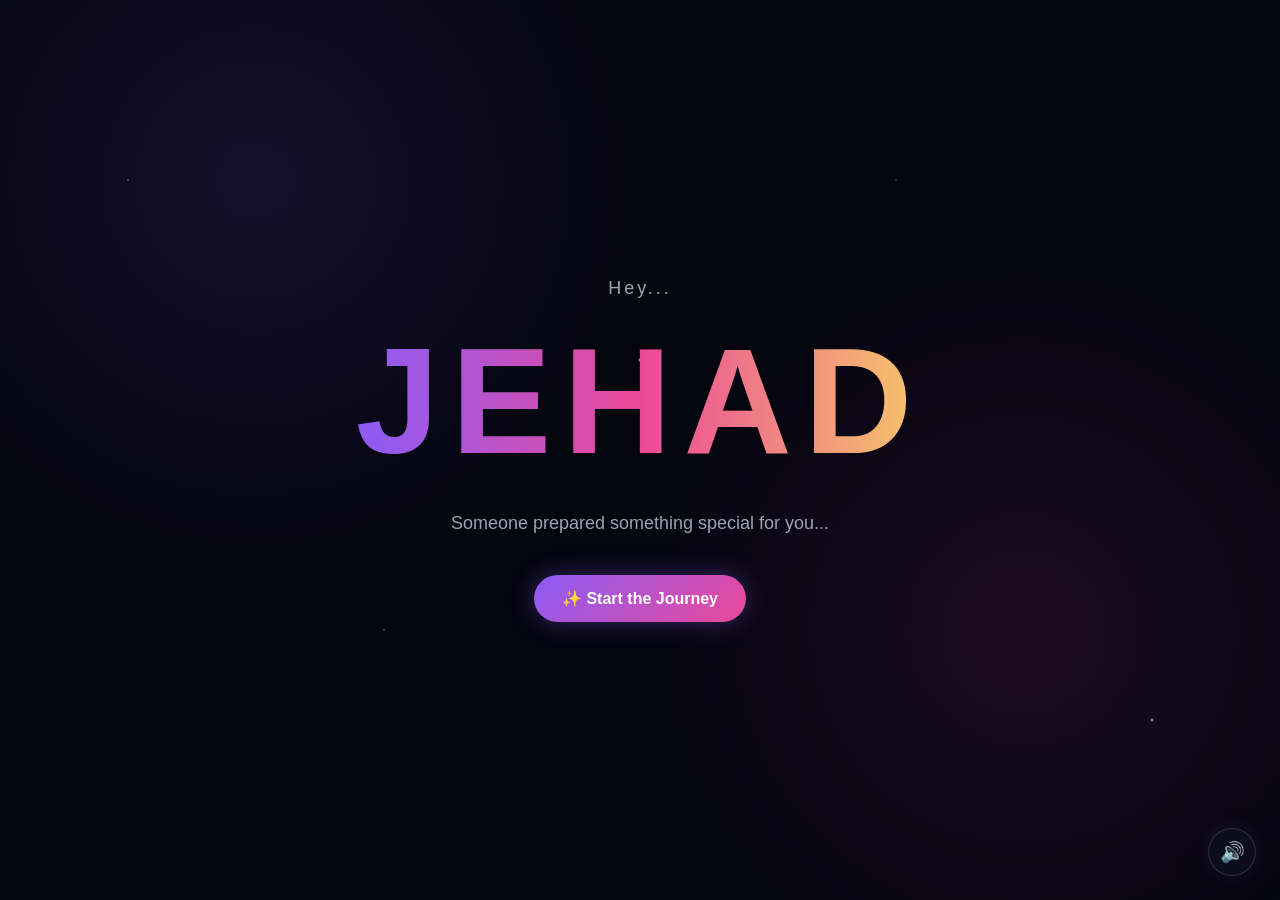
<file: index.html>
<!DOCTYPE html>
<html lang="en">

<head>

    <meta charset="UTF-8">

    <meta
        name="viewport"
        content="width=device-width, initial-scale=1.0"
    >

    <title>For Jehad ❤️</title>

    <link
        rel="stylesheet"
        href="css/style.css"
    >

</head>


<body>

    <!-- Page Transition -->

    <div class="page-transition page-transition--circle"></div>


    <main>

        <section class="welcome">

            <div class="stars"></div>


            <p class="welcome__intro">
                Hey...
            </p>


            <h1 class="welcome__name">
                JEHAD
            </h1>


            <p class="welcome__message">
                Someone prepared something special for you...
            </p>


            <button class="welcome__button">
                ✨ Start the Journey
            </button>

        </section>

    </main>

    <script src="js/music.js"></script>
    <script src="js/main.js"></script>

</body>

</html>
</file>
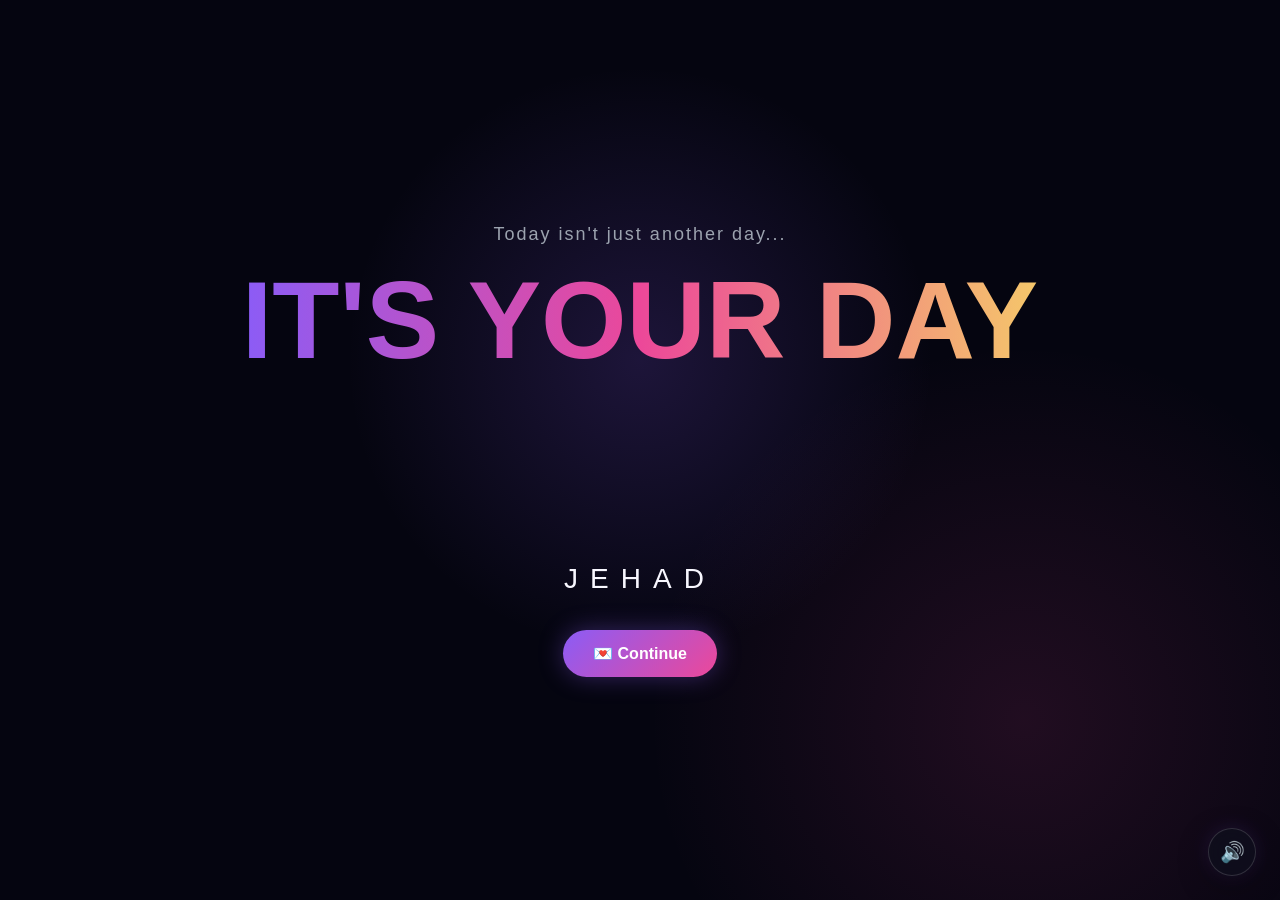
<file: pages/celebration.html>
<!DOCTYPE html>
<html lang="en">

<head>

    <meta charset="UTF-8">

    <meta
        name="viewport"
        content="width=device-width, initial-scale=1.0"
    >

    <title>It's Your Day 🎂</title>

    <link
        rel="stylesheet"
        href="../css/style.css"
    >

</head>



<body>
    
    <!-- Page Transition -->
    
    <div class="page-transition page-transition--zoom"></div>


    <main>

        <section class="celebration">

            <p class="celebration__small">
                Today isn't just another day...
            </p>


            <h1 class="celebration__title">
                IT'S YOUR DAY
            </h1>


            <div class="celebration__cake">
                🎂
            </div>


            <p class="celebration__name">
                JEHAD
            </p>


            <button class="celebration__button">
                💌 Continue
            </button>

        </section>

    </main>


    <script>

        const transition =
            document.querySelector(".page-transition");


        const celebration =
            document.querySelector(".celebration");


        /*
            Page Entrance
        */

        window.addEventListener("load", () => {

            celebration.classList.add("page-loaded");

        });


        /*
            Page Exit
        */

        document
            .querySelector(".celebration__button")
            .addEventListener("click", () => {

                celebration.classList.add("page-exit");

                transition.classList.add("active");


                setTimeout(() => {

                    window.location.href =
                        "developer.html";

                }, 900);

            });
            
            </script>

    <script src="../js/music.js"></script>

</body>

</html>
</file>
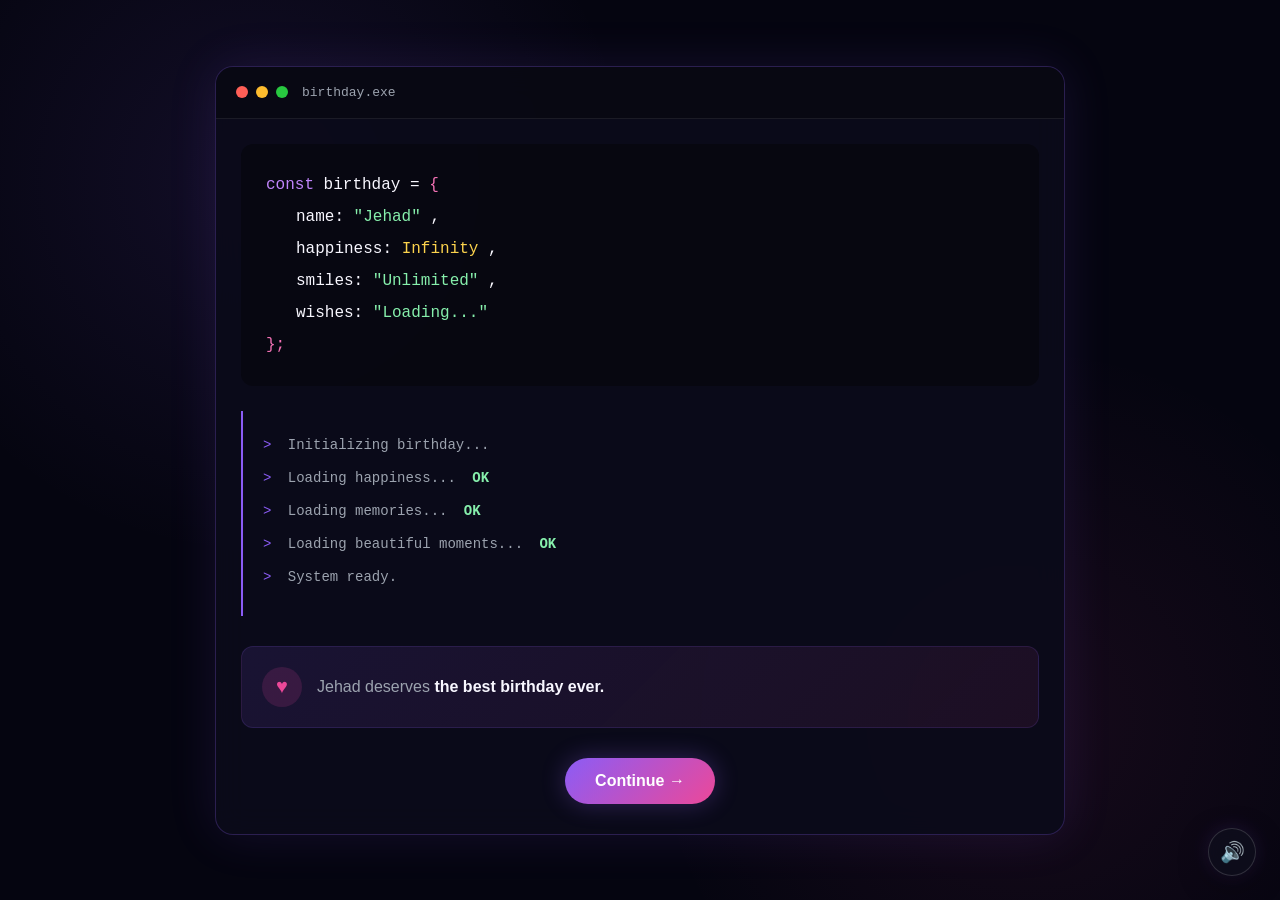
<file: pages/developer.html>
<!DOCTYPE html>
<html lang="en">

<head>

    <meta charset="UTF-8">

    <meta
        name="viewport"
        content="width=device-width, initial-scale=1.0"
    >

    <title>Developer Mode 💻</title>

    <link
        rel="stylesheet"
        href="../css/style.css"
    >

</head>



<body>

    <!-- Page Transition -->

    <div class="page-transition page-transition--terminal"></div>


    <main>

        <section class="developer">

            <div class="terminal">


                <!-- Terminal Header -->

                <div class="developer__header">

                    <div class="developer__controls">

                        <span
                            class="developer__dot developer__dot--red">
                        </span>

                        <span
                            class="developer__dot developer__dot--yellow">
                        </span>

                        <span
                            class="developer__dot developer__dot--green">
                        </span>

                    </div>


                    <span class="developer__title">
                        birthday.exe
                    </span>

                </div>


                <!-- Code -->

                <div class="terminal__code">

                    <p>

                        <span class="code-keyword">
                            const
                        </span>

                        birthday =

                        <span class="code-symbol">
                            {
                        </span>

                    </p>


                    <p class="code-indent">

                        name:

                        <span class="code-string">
                            "Jehad"
                        </span>,

                    </p>


                    <p class="code-indent">

                        happiness:

                        <span class="code-number">
                            Infinity
                        </span>,

                    </p>


                    <p class="code-indent">

                        smiles:

                        <span class="code-string">
                            "Unlimited"
                        </span>,

                    </p>


                    <p class="code-indent">

                        wishes:

                        <span class="code-string">
                            "Loading..."
                        </span>

                    </p>


                    <p>

                        <span class="code-symbol">
                            };
                        </span>

                    </p>

                </div>


                <!-- Terminal Output -->

                <div class="terminal__output">

                    <p>

                        <span class="terminal-prompt">
                            &gt;
                        </span>

                        Initializing birthday...

                    </p>


                    <p>

                        <span class="terminal-prompt">
                            &gt;
                        </span>

                        Loading happiness...

                        <span class="success">
                            OK
                        </span>

                    </p>


                    <p>

                        <span class="terminal-prompt">
                            &gt;
                        </span>

                        Loading memories...

                        <span class="success">
                            OK
                        </span>

                    </p>


                    <p>

                        <span class="terminal-prompt">
                            &gt;
                        </span>

                        Loading beautiful moments...

                        <span class="success">
                            OK
                        </span>

                    </p>


                    <p>

                        <span class="terminal-prompt">
                            &gt;
                        </span>

                        System ready.

                    </p>

                </div>


                <!-- Special Message -->

                <div class="developer__message">

                    <span class="developer__message-icon">
                        ♥
                    </span>


                    <p>

                        Jehad deserves

                        <strong>
                            the best birthday ever.
                        </strong>

                    </p>

                </div>


                <!-- Continue -->

                <button class="developer__button">

                    Continue →

                </button>

            </div>

        </section>

    </main>


    <script>

        const transition =
            document.querySelector(".page-transition");


        const developer =
            document.querySelector(".developer");


        const developerButton =
            document.querySelector(".developer__button");


        /*
            Page Entrance
        */

        window.addEventListener("load", () => {

            developer.classList.add("page-loaded");

        });


        /*
            Page Exit
        */

        developerButton.addEventListener("click", () => {

            developer.classList.add("page-exit");

            transition.classList.add("active");


            setTimeout(() => {

                window.location.href =
                    "message.html";

            }, 900);

        });

    </script>

    <script src="../js/music.js"></script>


</body>

</html>
</file>
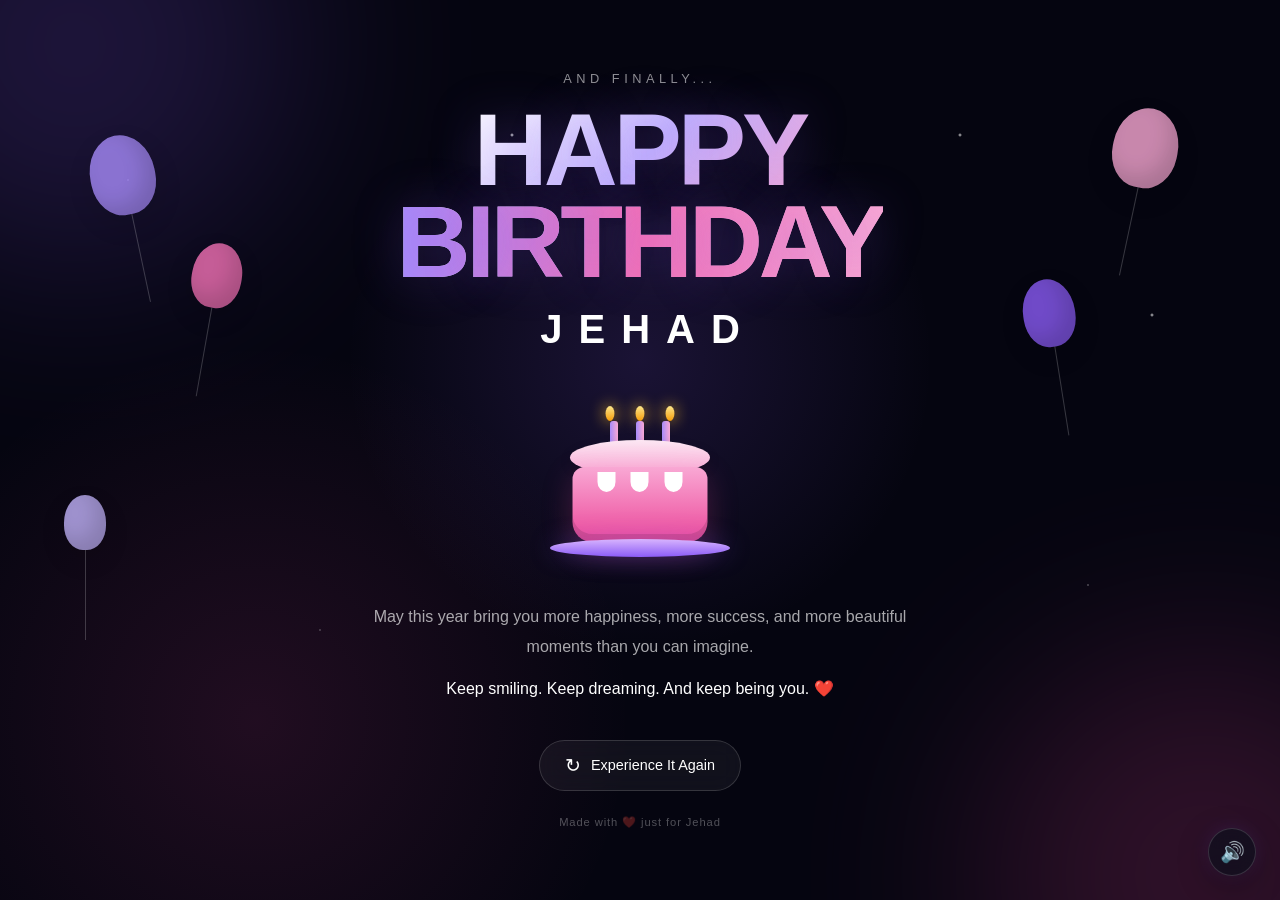
<file: pages/finale.html>
<!DOCTYPE html>
<html lang="en">
<head>
    <meta charset="UTF-8">
    <meta name="viewport" content="width=device-width, initial-scale=1.0">

    <title>Happy Birthday Jehad ❤️</title>

    <link rel="stylesheet" href="../css/style.css">
    <link rel="stylesheet" href="../css/finale.css">
</head>

<body>

    <!-- Finale Replay Transition -->
    <div class="finale-transition">
        <span class="finale-transition__ring"></span>
        <span class="finale-transition__flash"></span>
    </div>

    <main>

        <section class="finale-page">

            <!-- Ambient Background -->
            <div class="finale-stars"></div>

            <div class="finale-glow finale-glow--one"></div>
            <div class="finale-glow finale-glow--two"></div>

            <!-- Floating Balloons -->
            <div class="balloons">

                <span class="balloon balloon--one"></span>
                <span class="balloon balloon--two"></span>
                <span class="balloon balloon--three"></span>
                <span class="balloon balloon--four"></span>
                <span class="balloon balloon--five"></span>

            </div>

            <!-- Confetti -->
            <div class="confetti">

                <span></span>
                <span></span>
                <span></span>
                <span></span>
                <span></span>
                <span></span>
                <span></span>
                <span></span>
                <span></span>
                <span></span>
                <span></span>
                <span></span>
                <span></span>
                <span></span>
                <span></span>
                <span></span>
                <span></span>
                <span></span>
                <span></span>
                <span></span>

            </div>

            <!-- Main Content -->
            <div class="finale-content">

                <p class="finale__label">
                    And finally...
                </p>

                <h1 class="finale__title">
                    HAPPY<br>
                    <span>BIRTHDAY</span>
                </h1>

                <h2 class="finale__name">
                    JEHAD
                </h2>

                <!-- Cake -->
                <div class="finale-cake">

                    <div class="cake__flames">

                        <span class="cake__flame cake__flame--one"></span>
                        <span class="cake__flame cake__flame--two"></span>
                        <span class="cake__flame cake__flame--three"></span>

                    </div>

                    <div class="cake__candles">

                        <span></span>
                        <span></span>
                        <span></span>

                    </div>

                    <div class="cake__top"></div>

                    <div class="cake__body">

                        <span class="cake__cream cake__cream--one"></span>
                        <span class="cake__cream cake__cream--two"></span>
                        <span class="cake__cream cake__cream--three"></span>

                    </div>

                    <div class="cake__plate"></div>

                </div>

                <!-- Final Message -->
                <div class="finale-message">

                    <p>
                        May this year bring you
                        more happiness,
                        more success,
                        and more beautiful moments
                        than you can imagine.
                    </p>

                    <p class="finale-message__highlight">
                        Keep smiling. Keep dreaming.
                        And keep being you. ❤️
                    </p>

                </div>

                <!-- Replay -->
                <button class="finale__button">
                    <span>↻</span>
                    Experience It Again
                </button>

                <p class="finale__footer">
                    Made with ❤️ just for Jehad
                </p>

            </div>

        </section>

    </main>

    <script>

        const finalePage =
            document.querySelector(".finale-page");

        const replayButton =
            document.querySelector(".finale__button");

        const transition =
            document.querySelector(".finale-transition");


        /* PAGE ENTRANCE */

        window.addEventListener("load", () => {

            finalePage.classList.add("page-loaded");

        });


        /* REPLAY */

        replayButton.addEventListener("click", () => {

            finalePage.classList.add("page-exit");

            transition.classList.add("active");

            setTimeout(() => {

                window.location.href = "../index.html";

            }, 1000);

        });

    </script>

    <script src="../js/music.js"></script>


</body>
</html>
</file>
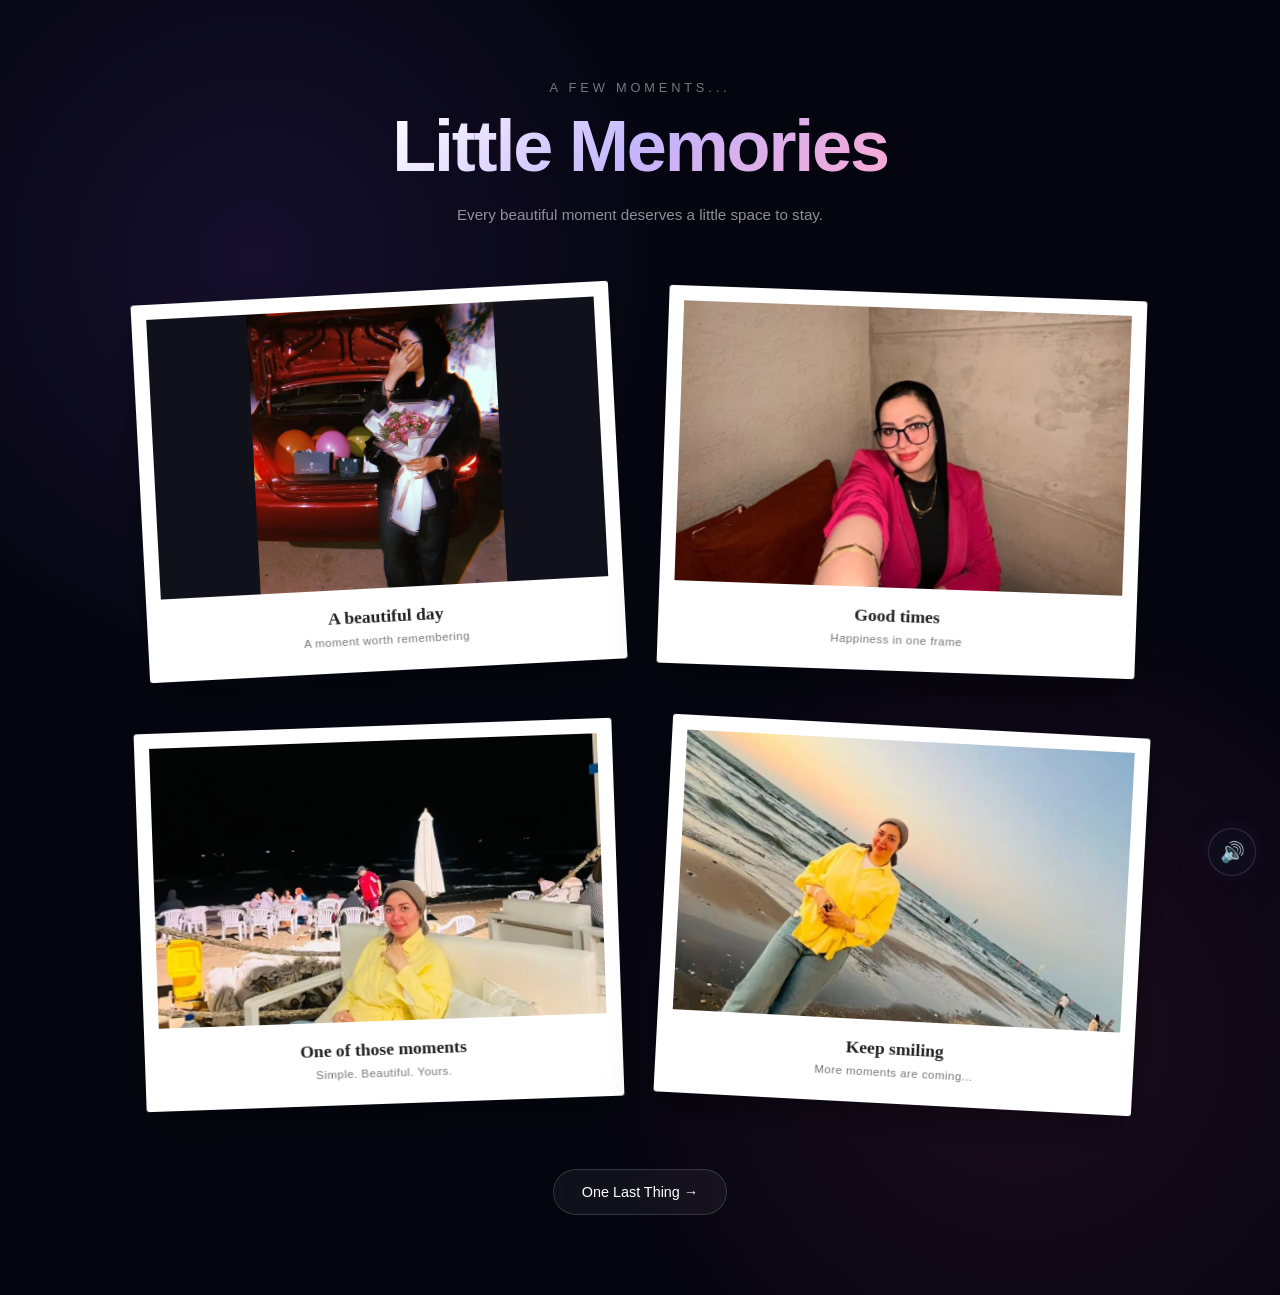
<file: pages/memories.html>
<!DOCTYPE html>
<html lang="en">
<head>
    <meta charset="UTF-8">
    <meta name="viewport" content="width=device-width, initial-scale=1.0">

    <title>Little Memories ❤️</title>

    <link rel="stylesheet" href="../css/style.css">
    <link rel="stylesheet" href="../css/memories.css">
</head>

<body>

    <!-- Page Transition -->
    <div class="memories-transition"></div>

    <main>

        <section class="memories-page">

            <!-- Header -->
            <div class="memories-page__header">

                <p class="memories-page__label">
                    A few moments...
                </p>

                <h1 class="memories-page__title">
                    Little Memories
                </h1>

                <p class="memories-page__subtitle">
                    Every beautiful moment deserves a little space to stay.
                </p>

            </div>


            <!-- Memories Gallery -->
            <div class="memories-gallery">

                <!-- Memory 1 -->
                <article class="memory-card memory-card--one">

                    <div class="memory-card__image">

                        <img
                            src="../assets/memories/memory-1.jpg"
                            alt="A beautiful memory"
                        >

                    </div>

                    <div class="memory-card__content">

                        <p class="memory-card__title">
                            A beautiful day
                        </p>

                        <p class="memory-card__date">
                            A moment worth remembering
                        </p>

                    </div>

                </article>


                <!-- Memory 2 -->
                <article class="memory-card memory-card--two">

                    <div class="memory-card__image">

                        <img
                            src="../assets/memories/memory-2.jpg"
                            alt="A beautiful memory"
                        >

                    </div>

                    <div class="memory-card__content">

                        <p class="memory-card__title">
                            Good times
                        </p>

                        <p class="memory-card__date">
                            Happiness in one frame
                        </p>

                    </div>

                </article>


                <!-- Memory 3 -->
                <article class="memory-card memory-card--three">

                    <div class="memory-card__image">

                        <img
                            src="../assets/memories/memory-3.jpg"
                            alt="A beautiful memory"
                        >

                    </div>

                    <div class="memory-card__content">

                        <p class="memory-card__title">
                            One of those moments
                        </p>

                        <p class="memory-card__date">
                            Simple. Beautiful. Yours.
                        </p>

                    </div>

                </article>


                <!-- Memory 4 -->
                <article class="memory-card memory-card--four">

                    <div class="memory-card__image">

                        <img
                            src="../assets/memories/memory-4.jpg"
                            alt="A beautiful memory"
                        >

                    </div>

                    <div class="memory-card__content">

                        <p class="memory-card__title">
                            Keep smiling
                        </p>

                        <p class="memory-card__date">
                            More moments are coming...
                        </p>

                    </div>

                </article>

            </div>


            <!-- Continue -->
            <button
                class="memories-page__button"
                type="button"
            >
                One Last Thing →
            </button>

        </section>

    </main>


    <script>

        const memoriesPage =
            document.querySelector(".memories-page");

        const transition =
            document.querySelector(".memories-transition");

        const button =
            document.querySelector(".memories-page__button");


        /* PAGE ENTRANCE */

        window.addEventListener("load", () => {

            memoriesPage.classList.add("page-loaded");

        });


        /* PAGE EXIT */

        button.addEventListener("click", () => {

            memoriesPage.classList.add("page-exit");

            transition.classList.add("active");

            setTimeout(() => {

                window.location.href =
                    "finale.html";

            }, 1000);

        });

    </script>

    <script src="../js/music.js"></script>


</body>
</html>
</file>
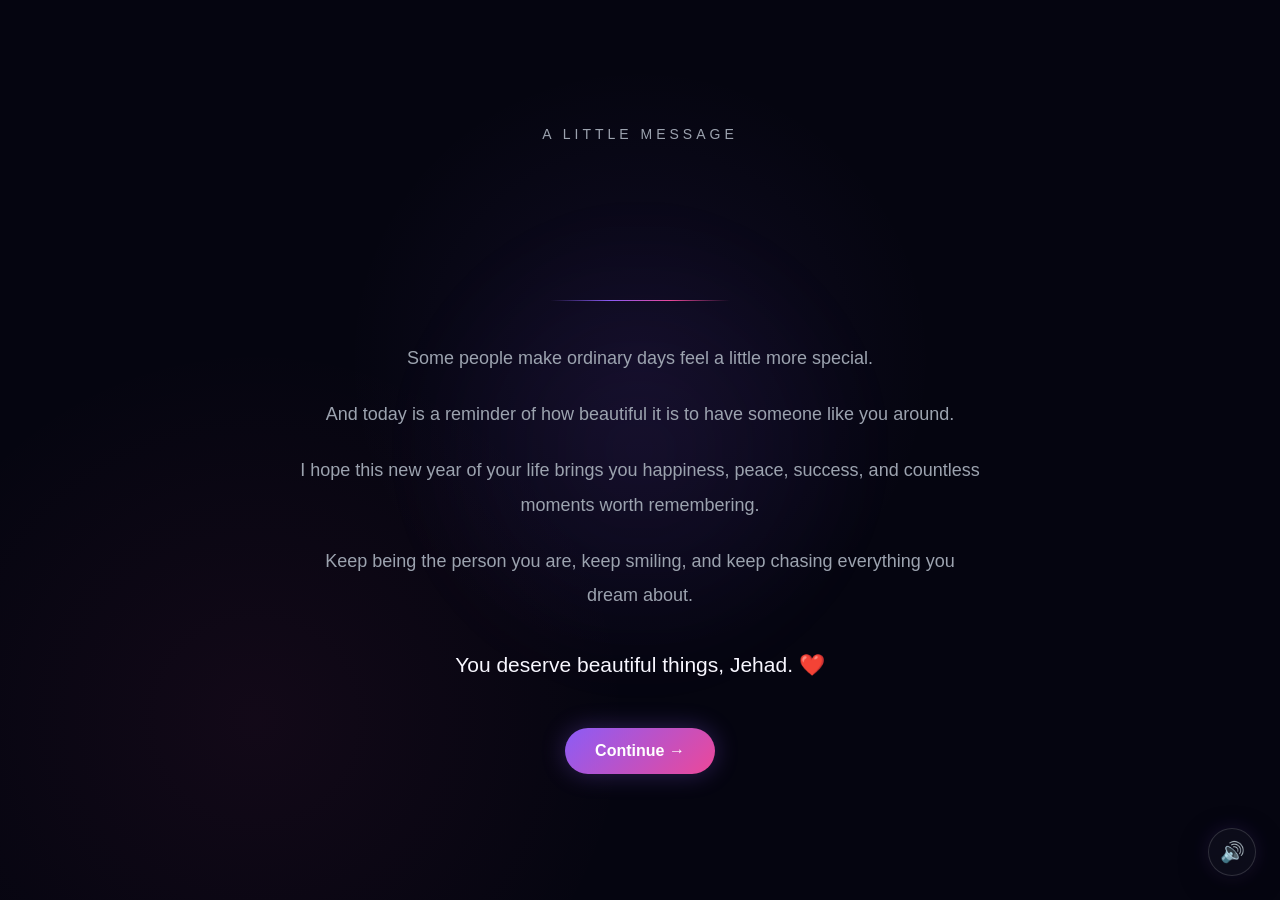
<file: pages/message.html>
<!DOCTYPE html>
<html lang="en">

<head>

    <meta charset="UTF-8">

    <meta
        name="viewport"
        content="width=device-width, initial-scale=1.0"
    >

    <title>For Jehad 💌</title>

    <link
        rel="stylesheet"
        href="../css/style.css"
    >

    <link
        rel="stylesheet"
        href="../css/message.css"
    >

</head>


<body>

    <!-- Page Transition -->

    <div class="message-transition"></div>


    <main>

        <section class="message-page">


            <!-- Small Label -->

            <p class="message-page__label">
                A little message
            </p>


            <!-- Title -->

            <h1 class="message-page__title">
                For Jehad...
            </h1>


            <!-- Decorative Line -->

            <div class="message-page__line"></div>


            <!-- Message -->

            <div class="message-page__content">

                <p class="message-page__text">
                    Some people make ordinary days
                    feel a little more special.
                </p>


                <p class="message-page__text">
                    And today is a reminder of how
                    beautiful it is to have someone
                    like you around.
                </p>


                <p class="message-page__text">
                    I hope this new year of your life
                    brings you happiness, peace,
                    success, and countless moments
                    worth remembering.
                </p>


                <p class="message-page__text">
                    Keep being the person you are,
                    keep smiling, and keep chasing
                    everything you dream about.
                </p>


                <p class="message-page__final">
                    You deserve beautiful things,
                    Jehad. ❤️
                </p>

            </div>


            <!-- Continue -->

            <button class="message-page__button">
                Continue →
            </button>


        </section>

    </main>


    <script>

        const messagePage =
            document.querySelector(".message-page");


        const transition =
            document.querySelector(".message-transition");


        const button =
            document.querySelector(".message-page__button");


        /*
            Page Entrance
        */

        window.addEventListener("load", () => {

            messagePage.classList.add("page-loaded");

        });


        /*
            Page Exit
        */

        button.addEventListener("click", () => {

            messagePage.classList.add("page-exit");

            transition.classList.add("active");


            setTimeout(() => {

                window.location.href =
                    "wish.html";

            }, 1000);

        });

    </script>

    <script src="../js/music.js"></script>


</body>

</html>
</file>
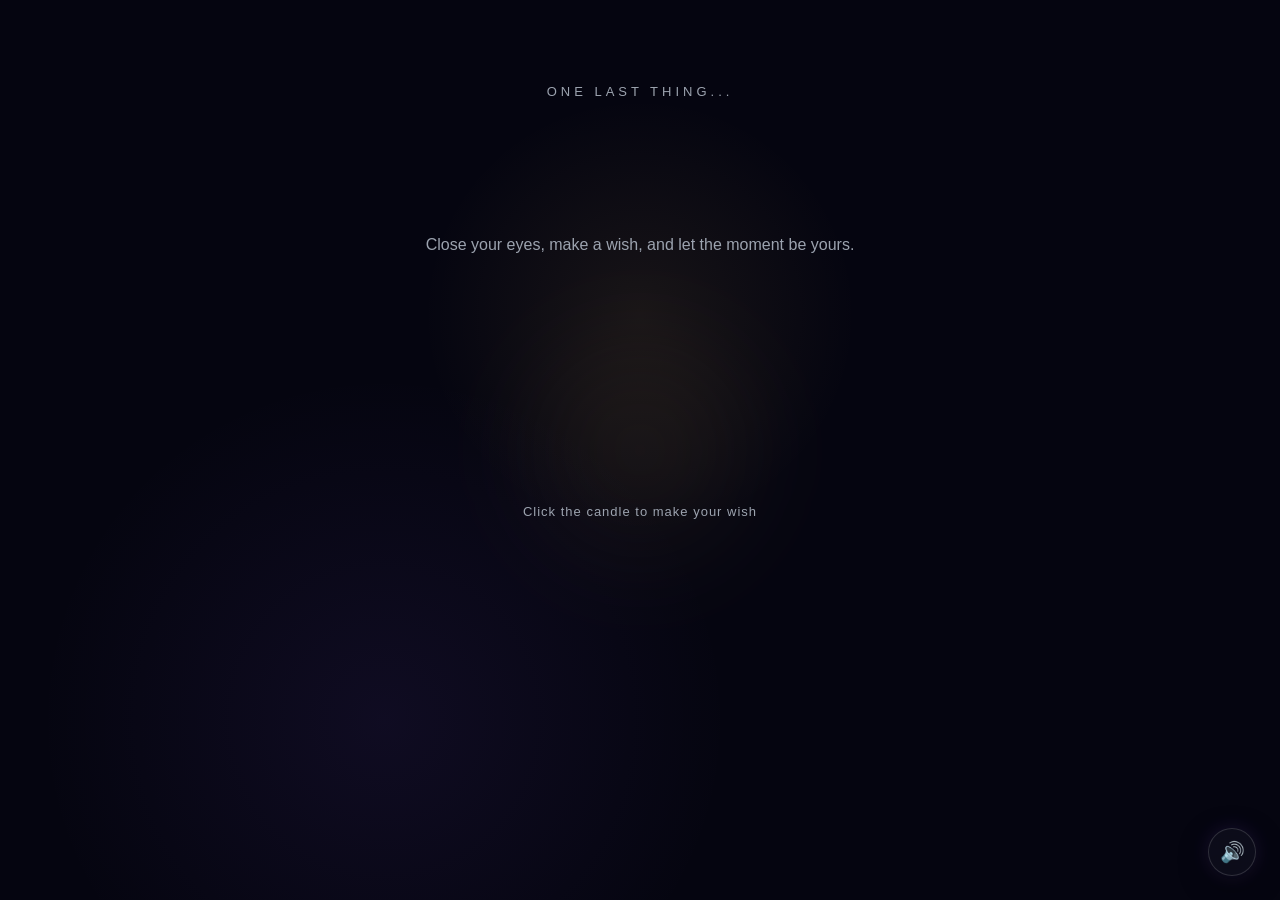
<file: pages/wish.html>
<!DOCTYPE html>
<html lang="en">
<head>
    <meta charset="UTF-8">
    <meta name="viewport" content="width=device-width, initial-scale=1.0">

    <title>Make a Wish ❤️</title>

    <link rel="stylesheet" href="../css/style.css">
    <link rel="stylesheet" href="../css/wish.css">
</head>

<body>

    <!-- Page Transition -->
    <div class="wish-transition"></div>

    <main>

        <section class="wish-page">

            <p class="wish-page__label">
                One last thing...
            </p>

            <h1 class="wish-page__title">
                Make a Wish
            </h1>

            <p class="wish-page__subtitle">
                Close your eyes, make a wish, and let the moment be yours.
            </p>


            <!-- Candle -->
            <button
                class="candle"
                type="button"
                aria-label="Blow out the candle"
            >

                <span class="candle__flame"></span>

                <span class="candle__wick"></span>

                <span class="candle__body">
                    <span class="candle__shine"></span>
                </span>

                <span class="candle__base"></span>

            </button>


            <p class="wish-page__hint">
                Click the candle to make your wish
            </p>


            <!-- Success Message -->
            <div class="wish-success">

                <span class="wish-success__icon">
                    ✓
                </span>

                <h2 class="wish-success__title">
                    Wish saved successfully.
                </h2>

                <p class="wish-success__text">
                    Some wishes deserve a little magic.
                </p>

            </div>


            <!-- Wish Cards -->
            <div class="wish-cards">

                <article class="wish-card">

                    <span class="wish-card__icon">
                        ✨
                    </span>

                    <h3 class="wish-card__title">
                        Happiness
                    </h3>

                </article>


                <article class="wish-card">

                    <span class="wish-card__icon">
                        🌙
                    </span>

                    <h3 class="wish-card__title">
                        Peace
                    </h3>

                </article>


                <article class="wish-card">

                    <span class="wish-card__icon">
                        🚀
                    </span>

                    <h3 class="wish-card__title">
                        Success
                    </h3>

                </article>


                <article class="wish-card">

                    <span class="wish-card__icon">
                        💫
                    </span>

                    <h3 class="wish-card__title">
                        Beautiful Moments
                    </h3>

                </article>

            </div>


            <!-- Continue -->
            <button
                class="wish-page__button"
                type="button"
            >
                Continue →
            </button>

        </section>

    </main>


    <script>

        const wishPage =
            document.querySelector(".wish-page");

        const candle =
            document.querySelector(".candle");

        const success =
            document.querySelector(".wish-success");

        const hint =
            document.querySelector(".wish-page__hint");

        const cards =
            document.querySelector(".wish-cards");

        const continueButton =
            document.querySelector(".wish-page__button");

        const transition =
            document.querySelector(".wish-transition");


        /* PAGE ENTRANCE */

        window.addEventListener("load", () => {

            wishPage.classList.add("page-loaded");

        });


        /* MAKE WISH */

        candle.addEventListener("click", () => {

            if (
                wishPage.classList.contains("wish-made")
            ) {
                return;
            }

            wishPage.classList.add("wish-made");

            hint.textContent =
                "Your wish is on its way ✨";

            success.classList.add("show");

            cards.classList.add("show");

            continueButton.classList.add("show");

        });


        /* PAGE EXIT */

        continueButton.addEventListener("click", () => {

            wishPage.classList.add("page-exit");

            transition.classList.add("active");

            setTimeout(() => {

                window.location.href =
                    "memories.html";

            }, 1000);

        });

    </script>

    <script src="../js/music.js"></script>


</body>
</html>
</file>
<file: css/style.css>
/* ================================
   RESET
================================ */

* {

    margin: 0;

    padding: 0;

    box-sizing: border-box;

}


/* ================================
   DESIGN SYSTEM
================================ */

:root {

    --bg-primary: #050510;

    --bg-secondary: #0B0B1A;

    --purple: #8B5CF6;

    --pink: #EC4899;

    --gold: #F5C76A;

    --text-primary: #F8F7FF;

    --text-secondary: #9CA3AF;

}


/* ================================
   GLOBAL
================================ */

body {

    min-height: 100vh;

    background:
        var(--bg-primary);

    color:
        var(--text-primary);

    font-family:
        Arial,
        sans-serif;

}


/* =================================
   PAGE TRANSITIONS
================================= */

.page-transition {

    position:
        fixed;

    inset:
        0;

    z-index:
        9999;

    pointer-events:
        none;

    opacity:
        0;

}


/* =================================
   TRANSITION 1
   CIRCLE
   PAGE 1 → PAGE 2
================================= */

.page-transition--circle {

    background:

        radial-gradient(
            circle at center,
            var(--purple),
            var(--bg-primary) 70%
        );

    transform:
        scale(0);

    border-radius:
        50%;

    transition:

        transform 0.9s
        cubic-bezier(
            0.77,
            0,
            0.18,
            1
        ),

        opacity 0.3s ease;

}


.page-transition--circle.active {

    opacity:
        1;

    transform:
        scale(3);

}


/* =================================
   TRANSITION 2
   ZOOM + BLUR
   PAGE 2 → PAGE 3
================================= */

.page-transition--zoom {

    background:

        radial-gradient(
            circle at center,
            rgba(236, 72, 153, 0.9),
            rgba(139, 92, 246, 0.95),
            #050510
        );

    transform:
        scale(0.3);

    border-radius:
        50%;

    filter:
        blur(20px);

    transition:

        transform 0.9s
        cubic-bezier(
            0.16,
            1,
            0.3,
            1
        ),

        opacity 0.5s ease,

        filter 0.9s ease;

}


.page-transition--zoom.active {

    opacity:
        1;

    transform:
        scale(5);

    filter:
        blur(0);

}


/* =================================
   TRANSITION 3
   TERMINAL WIPE
   PAGE 3 → PAGE 4
================================= */

.page-transition--terminal {

    background:
        #050510;

    opacity:
        0;

    transform:
        scaleY(0);

    transform-origin:
        bottom;

    border-radius:
        0;

    box-shadow:

        0 0 80px
        rgba(139, 92, 246, 0.7);

    transition:

        transform 0.8s
        cubic-bezier(
            0.76,
            0,
            0.24,
            1
        ),

        opacity 0.2s ease;

}


/*
    Purple scanning line
*/

.page-transition--terminal::before {

    content:
        "";

    position:
        absolute;

    left:
        0;

    right:
        0;

    top:
        0;

    height:
        3px;

    background:

        linear-gradient(
            90deg,
            transparent,
            var(--purple),
            var(--pink),
            transparent
        );

    box-shadow:

        0 0 20px
        var(--purple);

    transform:
        translateY(0);

}


/*
    Terminal transition active
*/

.page-transition--terminal.active {

    opacity:
        1;

    transform:
        scaleY(1);

}


.page-transition--terminal.active::before {

    animation:

        terminalScan
        0.8s
        ease-in-out
        forwards;

}


/* =================================
   PAGE 1
   WELCOME
================================= */

.welcome {

    position: relative;

    min-height: 100vh;

    display: flex;

    flex-direction: column;

    align-items: center;

    justify-content: center;

    text-align: center;

    padding: 24px;

    overflow: hidden;

    background:

        radial-gradient(
            circle at 20% 20%,
            rgba(139, 92, 246, 0.12),
            transparent 30%
        ),

        radial-gradient(
            circle at 80% 70%,
            rgba(236, 72, 153, 0.10),
            transparent 30%
        );

}


.welcome__intro,
.welcome__name,
.welcome__message,
.welcome__button {

    opacity:
        0;

    transform:
        translateY(30px);

}


.welcome.page-loaded
.welcome__intro {

    animation:

        welcomeItem
        0.8s
        ease
        0.2s
        forwards;

}


.welcome__intro {

    margin-bottom:
        16px;

    color:
        var(--text-secondary);

    font-size:
        18px;

    letter-spacing:
        3px;

}


.welcome.page-loaded
.welcome__name {

    animation:

        welcomeName
        1s
        ease
        0.6s
        forwards,

        nameGlow
        3s
        ease-in-out
        1.6s
        infinite
        alternate;

}


.welcome__name {

    margin-bottom:
        20px;

    font-size:

        clamp(
            64px,
            12vw,
            150px
        );

    font-weight:
        700;

    letter-spacing:
        12px;

    background:

        linear-gradient(
            90deg,
            var(--purple),
            var(--pink),
            var(--gold)
        );

    -webkit-background-clip:
        text;

    -webkit-text-fill-color:
        transparent;

}


.welcome.page-loaded
.welcome__message {

    animation:

        welcomeItem
        0.8s
        ease
        1.2s
        forwards;

}


.welcome__message {

    max-width:
        500px;

    margin-bottom:
        36px;

    color:
        var(--text-secondary);

    font-size:
        18px;

    line-height:
        1.7;

}


.welcome.page-loaded
.welcome__button {

    animation:

        welcomeButton
        0.8s
        ease
        1.8s
        forwards;

}


.welcome__button {

    border:
        none;

    outline:
        none;

    padding:
        14px 28px;

    border-radius:
        999px;

    background:

        linear-gradient(
            135deg,
            var(--purple),
            var(--pink)
        );

    color:
        white;

    font-size:
        16px;

    font-weight:
        600;

    cursor:
        pointer;

    box-shadow:

        0 0 25px
        rgba(139, 92, 246, 0.35);

    transition:

        transform 0.3s ease,

        box-shadow 0.3s ease;

}


.welcome__button:hover {

    transform:
        translateY(-3px);

    box-shadow:

        0 0 40px
        rgba(236, 72, 153, 0.5);

}


.welcome.exit {

    opacity:
        0;

    transform:
        scale(0.96);

    transition:

        opacity 0.6s ease,

        transform 0.6s ease;

}


.stars {

    position:
        absolute;

    inset:
        0;

    pointer-events:
        none;

    background-image:

        radial-gradient(
            1px 1px at 10% 20%,
            rgba(255, 255, 255, 0.8),
            transparent
        ),

        radial-gradient(
            1px 1px at 30% 70%,
            rgba(255, 255, 255, 0.7),
            transparent
        ),

        radial-gradient(
            2px 2px at 50% 40%,
            rgba(255, 255, 255, 0.9),
            transparent
        ),

        radial-gradient(
            1px 1px at 70% 20%,
            rgba(255, 255, 255, 0.6),
            transparent
        ),

        radial-gradient(
            2px 2px at 90% 80%,
            rgba(255, 255, 255, 0.8),
            transparent
        );

    animation:

        starsMove
        8s
        ease-in-out
        infinite
        alternate;

}


/* =================================
   PAGE 2
   CELEBRATION
================================= */

.celebration {

    min-height:
        100vh;

    display:
        flex;

    flex-direction:
        column;

    align-items:
        center;

    justify-content:
        center;

    text-align:
        center;

    padding:
        24px;

    overflow:
        hidden;

    background:

        radial-gradient(
            circle at 50% 40%,
            rgba(139, 92, 246, 0.18),
            transparent 35%
        ),

        radial-gradient(
            circle at 80% 80%,
            rgba(236, 72, 153, 0.12),
            transparent 30%
        );

    opacity:
        0;

    transform:
        scale(0.96);

    transition:

        opacity 0.7s ease,

        transform 0.7s ease;

}


.celebration.page-loaded {

    opacity:
        1;

    transform:
        scale(1);

}


.celebration__small {

    margin-bottom:
        20px;

    color:
        var(--text-secondary);

    font-size:
        18px;

    letter-spacing:
        2px;

    opacity:
        0;

    transform:
        translateY(25px);

}


.celebration.page-loaded
.celebration__small {

    animation:

        celebrationItem
        0.8s
        ease
        0.3s
        forwards;

}


.celebration__title {

    font-size:

        clamp(
            48px,
            10vw,
            110px
        );

    line-height:
        1;

    background:

        linear-gradient(
            90deg,
            var(--purple),
            var(--pink),
            var(--gold)
        );

    -webkit-background-clip:
        text;

    -webkit-text-fill-color:
        transparent;

    opacity:
        0;

    transform:

        translateY(25px)
        scale(0.95);

}


.celebration.page-loaded
.celebration__title {

    animation:

        celebrationTitle
        0.9s
        ease
        0.8s
        forwards;

}


.celebration__cake {

    margin:
        35px 0;

    font-size:
        100px;

    filter:

        drop-shadow(
            0 0 30px
            rgba(245, 199, 106, 0.5)
        );

    opacity:
        0;

    transform:

        translateY(30px)
        scale(0.7);

}


.celebration.page-loaded
.celebration__cake {

    animation:

        cakeAppear
        0.8s
        cubic-bezier(
            0.34,
            1.56,
            0.64,
            1
        )
        1.4s
        forwards,

        cakeFloat
        3s
        ease-in-out
        2.2s
        infinite;

}


.celebration__name {

    margin-bottom:
        35px;

    color:
        var(--text-primary);

    font-size:
        28px;

    letter-spacing:
        12px;

    opacity:
        0;

    transform:
        translateY(20px);

}


.celebration.page-loaded
.celebration__name {

    animation:

        celebrationItem
        0.8s
        ease
        2s
        forwards;

}


.celebration__button {

    padding:
        14px 30px;

    border:
        none;

    border-radius:
        999px;

    background:

        linear-gradient(
            135deg,
            var(--purple),
            var(--pink)
        );

    color:
        white;

    font-size:
        16px;

    font-weight:
        600;

    cursor:
        pointer;

    box-shadow:

        0 0 25px
        rgba(139, 92, 246, 0.35);

    opacity:
        0;

    transform:
        translateY(20px);

    transition:

        transform 0.3s ease,

        box-shadow 0.3s ease;

}


.celebration.page-loaded
.celebration__button {

    animation:

        celebrationItem
        0.8s
        ease
        2.5s
        forwards;

}


.celebration__button:hover {

    transform:
        translateY(-3px);

    box-shadow:

        0 0 40px
        rgba(236, 72, 153, 0.5);

}


.celebration.page-exit {

    opacity:
        0;

    transform:
        scale(1.04);

}


/* =================================
   PAGE 3
   DEVELOPER
================================= */

.developer {

    min-height:
        100vh;

    display:
        flex;

    align-items:
        center;

    justify-content:
        center;

    padding:
        24px;

    overflow:
        hidden;

    background:

        radial-gradient(
            circle at 20% 20%,
            rgba(139, 92, 246, 0.10),
            transparent 30%
        ),

        radial-gradient(
            circle at 80% 80%,
            rgba(236, 72, 153, 0.08),
            transparent 30%
        );

    opacity:
        0;

    transform:
        scale(0.96);

    transition:

        opacity 0.7s ease,

        transform 0.7s ease;

}


.developer.page-loaded {

    opacity:
        1;

    transform:
        scale(1);

}


.terminal {

    width:
        100%;

    max-width:
        850px;

    overflow:
        hidden;

    border:

        1px solid
        rgba(139, 92, 246, 0.25);

    border-radius:
        18px;

    background:

        rgba(11, 11, 26, 0.94);

    box-shadow:

        0 0 50px
        rgba(139, 92, 246, 0.12);

    backdrop-filter:
        blur(15px);

}


.developer__header {

    display:
        flex;

    align-items:
        center;

    gap:
        14px;

    height:
        52px;

    padding:
        0 20px;

    border-bottom:

        1px solid
        rgba(255, 255, 255, 0.08);

    background:

        rgba(0, 0, 0, 0.25);

    opacity:
        0;

    transform:
        translateY(-10px);

}


.developer.page-loaded
.developer__header {

    animation:

        terminalHeader
        0.6s
        ease
        0.2s
        forwards;

}


.developer__controls {

    display:
        flex;

    align-items:
        center;

    gap:
        8px;

}


.developer__dot {

    width:
        12px;

    height:
        12px;

    border-radius:
        50%;

}


.developer__dot--red {

    background:
        #FF5F57;

}


.developer__dot--yellow {

    background:
        #FEBC2E;

}


.developer__dot--green {

    background:
        #28C840;

}


.developer__title {

    color:
        var(--text-secondary);

    font-size:
        13px;

    font-family:
        "Courier New",
        monospace;

}


.terminal__code {

    margin:
        25px;

    padding:
        25px;

    border-radius:
        12px;

    background:
        rgba(0, 0, 0, 0.35);

    color:
        var(--text-primary);

    font-family:
        "Courier New",
        monospace;

    font-size:
        16px;

    line-height:
        2;

    opacity:
        0;

    transform:
        translateY(20px);

}


.developer.page-loaded
.terminal__code {

    animation:

        codeAppear
        0.7s
        ease
        0.4s
        forwards;

}


.code-keyword {

    color:
        #C084FC;

}


.code-string {

    color:
        #86EFAC;

}


.code-number {

    color:
        #FCD34D;

}


.code-symbol {

    color:
        #F472B6;

}


.code-indent {

    padding-left:
        30px;

}


.terminal__output {

    margin:
        0 25px;

    padding:
        20px;

    border-left:

        2px solid
        var(--purple);

    color:
        var(--text-secondary);

    font-family:
        "Courier New",
        monospace;

    font-size:
        14px;

    line-height:
        2;

    opacity:
        0;

    transform:
        translateY(20px);

}


.developer.page-loaded
.terminal__output {

    animation:

        outputAppear
        0.7s
        ease
        1s
        forwards;

}


.terminal__output p {

    margin-bottom:
        5px;

}


.terminal-prompt {

    color:
        var(--purple);

    margin-right:
        8px;

}


.success {

    color:
        #86EFAC;

    margin-left:
        8px;

    font-weight:
        bold;

}


.developer__message {

    display:
        flex;

    align-items:
        center;

    gap:
        15px;

    margin:
        30px 25px 0;

    padding:
        20px;

    border-radius:
        12px;

    background:

        linear-gradient(
            135deg,
            rgba(139, 92, 246, 0.12),
            rgba(236, 72, 153, 0.08)
        );

    border:

        1px solid
        rgba(139, 92, 246, 0.15);

    opacity:
        0;

    transform:
        translateY(20px);

}


.developer.page-loaded
.developer__message {

    animation:

        messageAppear
        0.7s
        ease
        1.6s
        forwards;

}


.developer__message-icon {

    display:
        flex;

    align-items:
        center;

    justify-content:
        center;

    flex-shrink:
        0;

    width:
        40px;

    height:
        40px;

    border-radius:
        50%;

    background:

        rgba(236, 72, 153, 0.15);

    color:
        var(--pink);

    font-size:
        20px;

}


.developer__message p {

    color:
        var(--text-secondary);

    font-size:
        16px;

    line-height:
        1.6;

}


.developer__message strong {

    color:
        var(--text-primary);

}


.developer__button {

    display:
        block;

    margin:
        30px auto;

    padding:
        14px 30px;

    border:
        none;

    border-radius:
        999px;

    background:

        linear-gradient(
            135deg,
            var(--purple),
            var(--pink)
        );

    color:
        white;

    font-size:
        16px;

    font-weight:
        600;

    cursor:
        pointer;

    box-shadow:

        0 0 25px
        rgba(139, 92, 246, 0.3);

    opacity:
        0;

    transform:
        translateY(20px);

    transition:

        transform 0.3s ease,

        box-shadow 0.3s ease;

}


.developer.page-loaded
.developer__button {

    animation:

        buttonAppear
        0.7s
        ease
        2.2s
        forwards;

}


.developer__button:hover {

    transform:
        translateY(-3px);

    box-shadow:

        0 0 40px
        rgba(236, 72, 153, 0.5);

}


.developer.page-exit {

    opacity:
        0;

    transform:
        scale(1.03);

}


/* =================================
   ANIMATIONS
================================= */

@keyframes welcomeItem {

    from {

        opacity:
            0;

        transform:
            translateY(30px);

    }

    to {

        opacity:
            1;

        transform:
            translateY(0);

    }

}


@keyframes welcomeName {

    from {

        opacity:
            0;

        transform:
            translateY(30px)
            scale(0.92);

    }

    to {

        opacity:
            1;

        transform:
            translateY(0)
            scale(1);

    }

}


@keyframes welcomeButton {

    from {

        opacity:
            0;

        transform:
            translateY(25px)
            scale(0.95);

    }

    to {

        opacity:
            1;

        transform:
            translateY(0)
            scale(1);

    }

}


@keyframes celebrationItem {

    from {

        opacity:
            0;

        transform:
            translateY(25px);

    }

    to {

        opacity:
            1;

        transform:
            translateY(0);

    }

}


@keyframes celebrationTitle {

    from {

        opacity:
            0;

        transform:
            translateY(25px)
            scale(0.95);

    }

    to {

        opacity:
            1;

        transform:
            translateY(0)
            scale(1);

    }

}


@keyframes cakeAppear {

    from {

        opacity:
            0;

        transform:
            translateY(30px)
            scale(0.7);

    }

    to {

        opacity:
            1;

        transform:
            translateY(0)
            scale(1);

    }

}


@keyframes cakeFloat {

    0%,
    100% {

        transform:
            translateY(0);

    }

    50% {

        transform:
            translateY(-15px);

    }

}


@keyframes terminalHeader {

    from {

        opacity:
            0;

        transform:
            translateY(-10px);

    }

    to {

        opacity:
            1;

        transform:
            translateY(0);

    }

}


@keyframes codeAppear {

    from {

        opacity:
            0;

        transform:
            translateY(20px);

    }

    to {

        opacity:
            1;

        transform:
            translateY(0);

    }

}


@keyframes outputAppear {

    from {

        opacity:
            0;

        transform:
            translateY(20px);

    }

    to {

        opacity:
            1;

        transform:
            translateY(0);

    }

}


@keyframes messageAppear {

    from {

        opacity:
            0;

        transform:
            translateY(20px);

    }

    to {

        opacity:
            1;

        transform:
            translateY(0);

    }

}


@keyframes buttonAppear {

    from {

        opacity:
            0;

        transform:
            translateY(20px);

    }

    to {

        opacity:
            1;

        transform:
            translateY(0);

    }

}


@keyframes starsMove {

    from {

        transform:
            scale(1);

        opacity:
            0.5;

    }

    to {

        transform:
            scale(1.08);

        opacity:
            1;

    }

}


@keyframes nameGlow {

    from {

        filter:

            drop-shadow(
                0 0 10px
                rgba(139, 92, 246, 0.3)
            );

    }

    to {

        filter:

            drop-shadow(
                0 0 30px
                rgba(236, 72, 153, 0.6)
            );

    }

}


/* =================================
   TERMINAL SCAN ANIMATION
================================= */

@keyframes terminalScan {

    0% {

        top:
            0;

        opacity:
            1;

    }

    100% {

        top:
            100%;

        opacity:
            0;

    }

}



/* =========================================
   ACCESSIBILITY
========================================= */

button:focus-visible {

    outline: 2px solid var(--pink);

    outline-offset: 4px;

}


/* Respect user's reduced-motion preference */

@media (prefers-reduced-motion: reduce) {

    *,
    *::before,
    *::after {

        animation-duration: 0.01ms !important;

        animation-iteration-count: 1 !important;

        transition-duration: 0.01ms !important;

        scroll-behavior: auto !important;

    }

}
</file>
<file: css/finale.css>
/* =========================================
   FINALE PAGE
========================================= */

.finale-page {

    position: relative;

    min-height: 100vh;

    width: 100%;

    overflow: hidden;

    display: flex;

    align-items: center;

    justify-content: center;

    padding: 60px 20px;

    background:
        radial-gradient(
            circle at 50% 40%,
            rgba(139, 92, 246, 0.16),
            transparent 35%
        ),
        radial-gradient(
            circle at 20% 80%,
            rgba(236, 72, 153, 0.12),
            transparent 30%
        ),
        #050510;

    color: white;

    opacity: 0;

    transform: scale(0.96);

    transition:
        opacity 1s ease,
        transform 1.2s cubic-bezier(0.16, 1, 0.3, 1);

}


/* =========================================
   PAGE ENTRANCE
========================================= */

.finale-page.page-loaded {

    opacity: 1;

    transform: scale(1);

}


/* =========================================
   BACKGROUND STARS
========================================= */

.finale-stars {

    position: absolute;

    inset: 0;

    pointer-events: none;

    background-image:

        radial-gradient(
            1px 1px at 10% 20%,
            rgba(255,255,255,0.8),
            transparent
        ),

        radial-gradient(
            1px 1px at 25% 70%,
            rgba(255,255,255,0.6),
            transparent
        ),

        radial-gradient(
            2px 2px at 40% 15%,
            rgba(255,255,255,0.9),
            transparent
        ),

        radial-gradient(
            1px 1px at 60% 30%,
            rgba(255,255,255,0.7),
            transparent
        ),

        radial-gradient(
            2px 2px at 75% 15%,
            rgba(255,255,255,0.8),
            transparent
        ),

        radial-gradient(
            1px 1px at 85% 65%,
            rgba(255,255,255,0.7),
            transparent
        ),

        radial-gradient(
            2px 2px at 90% 35%,
            rgba(255,255,255,0.8),
            transparent
        );

    animation:
        starsPulse 4s ease-in-out infinite alternate;

}


@keyframes starsPulse {

    from {
        opacity: 0.45;
    }

    to {
        opacity: 1;
    }

}


/* =========================================
   AMBIENT GLOW
========================================= */

.finale-glow {

    position: absolute;

    width: 450px;

    height: 450px;

    border-radius: 50%;

    filter: blur(100px);

    pointer-events: none;

    opacity: 0.18;

}


.finale-glow--one {

    top: -180px;

    left: -150px;

    background: var(--purple);

}


.finale-glow--two {

    bottom: -200px;

    right: -150px;

    background: var(--pink);

}


/* =========================================
   MAIN CONTENT
========================================= */

.finale-content {

    position: relative;

    z-index: 10;

    width: min(900px, 100%);

    text-align: center;

    display: flex;

    flex-direction: column;

    align-items: center;

}


/* =========================================
   LABEL
========================================= */

.finale__label {

    margin: 0 0 18px;

    font-size: 0.8rem;

    letter-spacing: 0.35em;

    text-transform: uppercase;

    color: rgba(255,255,255,0.55);

    opacity: 0;

    transform: translateY(20px);

}


.finale-page.page-loaded .finale__label {

    animation:
        finaleFadeUp 0.8s ease forwards;

    animation-delay: 0.3s;

}


/* =========================================
   TITLE
========================================= */

.finale__title {

    margin: 0;

    font-size: clamp(3rem, 8vw, 7rem);

    line-height: 0.9;

    font-weight: 800;

    letter-spacing: -0.04em;

    background:
        linear-gradient(
            135deg,
            #ffffff 10%,
            #c4b5fd 45%,
            #f9a8d4 80%
        );

    -webkit-background-clip: text;

    background-clip: text;

    color: transparent;

    text-shadow:
        0 0 50px rgba(139,92,246,0.25);

    opacity: 0;

    transform: translateY(30px) scale(0.95);

}


.finale__title span {

    background:
        linear-gradient(
            90deg,
            #a78bfa,
            #f472b6,
            #f9a8d4
        );

    -webkit-background-clip: text;

    background-clip: text;

    color: transparent;

}


.finale-page.page-loaded .finale__title {

    animation:
        finaleTitle 1s cubic-bezier(0.16,1,0.3,1) forwards;

    animation-delay: 0.65s;

}


@keyframes finaleTitle {

    to {

        opacity: 1;

        transform:
            translateY(0)
            scale(1);

    }

}


/* =========================================
   NAME
========================================= */

.finale__name {

    margin: 18px 0 0;

    font-size: clamp(1.5rem, 4vw, 2.5rem);

    letter-spacing: 0.4em;

    padding-left: 0.4em;

    font-weight: 600;

    color: #ffffff;

    opacity: 0;

    transform: translateY(20px);

}


.finale-page.page-loaded .finale__name {

    animation:
        finaleFadeUp 0.8s ease forwards;

    animation-delay: 1.2s;

}


/* =========================================
   CAKE
========================================= */

.finale-cake {

    position: relative;

    width: 190px;

    height: 170px;

    margin-top: 45px;

    opacity: 0;

    transform:
        translateY(30px)
        scale(0.8);

}


.finale-page.page-loaded .finale-cake {

    animation:
        cakeEntrance 1s cubic-bezier(0.16,1,0.3,1) forwards;

    animation-delay: 1.45s;

}


@keyframes cakeEntrance {

    to {

        opacity: 1;

        transform:
            translateY(0)
            scale(1);

    }

}


/* =========================================
   CAKE PLATE
========================================= */

.cake__plate {

    position: absolute;

    bottom: 10px;

    left: 50%;

    width: 180px;

    height: 18px;

    transform: translateX(-50%);

    border-radius: 50%;

    background:
        linear-gradient(
            to bottom,
            #d8b4fe,
            #8b5cf6
        );

    box-shadow:
        0 0 25px rgba(139,92,246,0.35);

}


/* =========================================
   CAKE BODY
========================================= */

.cake__body {

    position: absolute;

    bottom: 25px;

    left: 50%;

    width: 135px;

    height: 75px;

    transform: translateX(-50%);

    border-radius:
        12px 12px 20px 20px;

    background:
        linear-gradient(
            to bottom,
            #f9a8d4,
            #ec4899
        );

    box-shadow:
        inset 0 -8px 0 rgba(0,0,0,0.12),
        0 10px 30px rgba(236,72,153,0.25);

}


/* =========================================
   CAKE TOP
========================================= */

.cake__top {

    position: absolute;

    bottom: 92px;

    left: 50%;

    width: 140px;

    height: 35px;

    transform: translateX(-50%);

    border-radius: 50%;

    background:
        linear-gradient(
            to bottom,
            #fce7f3,
            #f9a8d4
        );

    box-shadow:
        0 4px 12px rgba(0,0,0,0.15);

}


/* =========================================
   CREAM
========================================= */

.cake__cream {

    position: absolute;

    top: 5px;

    width: 18px;

    height: 20px;

    border-radius: 0 0 50% 50%;

    background: #ffffff;

}


.cake__cream--one {

    left: 25px;

}


.cake__cream--two {

    left: 58px;

}


.cake__cream--three {

    right: 25px;

}


/* =========================================
   CANDLES
========================================= */

.cake__candles {

    position: absolute;

    bottom: 116px;

    left: 50%;

    display: flex;

    gap: 18px;

    transform: translateX(-50%);

}


.cake__candles span {

    width: 8px;

    height: 30px;

    border-radius: 3px;

    background:
        linear-gradient(
            90deg,
            #a78bfa,
            #f9a8d4
        );

}


/* =========================================
   FLAMES
========================================= */

.cake__flames {

    position: absolute;

    bottom: 146px;

    left: 50%;

    display: flex;

    gap: 21px;

    transform: translateX(-50%);

}


.cake__flame {

    width: 9px;

    height: 15px;

    border-radius:
        50% 50% 50% 50%;

    background:
        linear-gradient(
            to top,
            #f59e0b,
            #fde68a
        );

    box-shadow:
        0 0 15px #fbbf24;

    animation:
        flame 0.7s ease-in-out infinite alternate;

}


.cake__flame--two {

    animation-delay: 0.2s;

}


.cake__flame--three {

    animation-delay: 0.4s;

}


@keyframes flame {

    from {

        transform:
            scaleY(0.85)
            rotate(-3deg);

    }

    to {

        transform:
            scaleY(1.15)
            rotate(3deg);

    }

}


/* =========================================
   BALLOONS
========================================= */

.balloons {

    position: absolute;

    inset: 0;

    pointer-events: none;

}


.balloon {

    position: absolute;

    width: 65px;

    height: 80px;

    border-radius:
        50% 50% 45% 45%;

    opacity: 0;

    box-shadow:
        inset -10px -10px 20px rgba(0,0,0,0.15),
        0 10px 30px rgba(0,0,0,0.15);

}


.balloon::after {

    content: "";

    position: absolute;

    left: 50%;

    bottom: -90px;

    width: 1px;

    height: 90px;

    background:
        rgba(255,255,255,0.25);

}


.balloon--one {

    top: 15%;

    left: 7%;

    background: #a78bfa;

    transform: rotate(-12deg);

}


.balloon--two {

    top: 27%;

    left: 15%;

    width: 50px;

    height: 65px;

    background: #f472b6;

    transform: rotate(10deg);

}


.balloon--three {

    top: 12%;

    right: 8%;

    background: #f9a8d4;

    transform: rotate(12deg);

}


.balloon--four {

    top: 31%;

    right: 16%;

    width: 52px;

    height: 68px;

    background: #8b5cf6;

    transform: rotate(-9deg);

}


.balloon--five {

    top: 55%;

    left: 5%;

    width: 42px;

    height: 55px;

    background: #c4b5fd;

}


.finale-page.page-loaded .balloon {

    animation:
        balloonFloat 5s ease-in-out infinite;

    opacity: 0.8;

}


.finale-page.page-loaded .balloon--one {

    animation-delay: 1.6s;

}


.finale-page.page-loaded .balloon--two {

    animation-delay: 1.9s;

}


.finale-page.page-loaded .balloon--three {

    animation-delay: 2.1s;

}


.finale-page.page-loaded .balloon--four {

    animation-delay: 2.3s;

}


.finale-page.page-loaded .balloon--five {

    animation-delay: 2.5s;

}


@keyframes balloonFloat {

    0%,
    100% {

        translate: 0 0;

    }

    50% {

        translate: 0 -18px;

    }

}


/* =========================================
   CONFETTI
========================================= */

.confetti {

    position: absolute;

    inset: 0;

    pointer-events: none;

    overflow: hidden;

}


.confetti span {

    position: absolute;

    top: -30px;

    width: 8px;

    height: 16px;

    border-radius: 2px;

    opacity: 0;

}


.finale-page.page-loaded .confetti span {

    animation:
        confettiFall 5s linear infinite;

    opacity: 0.85;

}


.confetti span:nth-child(1) {
    left: 5%;
    background: #a78bfa;
    animation-delay: 1s;
}

.confetti span:nth-child(2) {
    left: 11%;
    background: #f472b6;
    animation-delay: 2.2s;
}

.confetti span:nth-child(3) {
    left: 18%;
    background: #f9a8d4;
    animation-delay: 0.8s;
}

.confetti span:nth-child(4) {
    left: 26%;
    background: #c4b5fd;
    animation-delay: 3s;
}

.confetti span:nth-child(5) {
    left: 34%;
    background: #f472b6;
    animation-delay: 1.7s;
}

.confetti span:nth-child(6) {
    left: 42%;
    background: #a78bfa;
    animation-delay: 2.7s;
}

.confetti span:nth-child(7) {
    left: 50%;
    background: #f9a8d4;
    animation-delay: 1.4s;
}

.confetti span:nth-child(8) {
    left: 58%;
    background: #c4b5fd;
    animation-delay: 3.4s;
}

.confetti span:nth-child(9) {
    left: 66%;
    background: #f472b6;
    animation-delay: 0.6s;
}

.confetti span:nth-child(10) {
    left: 73%;
    background: #a78bfa;
    animation-delay: 2.5s;
}

.confetti span:nth-child(11) {
    left: 80%;
    background: #f9a8d4;
    animation-delay: 1.1s;
}

.confetti span:nth-child(12) {
    left: 87%;
    background: #c4b5fd;
    animation-delay: 3.1s;
}

.confetti span:nth-child(13) {
    left: 94%;
    background: #f472b6;
    animation-delay: 1.9s;
}

.confetti span:nth-child(14) {
    left: 22%;
    background: #f9a8d4;
    animation-delay: 4s;
}

.confetti span:nth-child(15) {
    left: 46%;
    background: #f472b6;
    animation-delay: 3.6s;
}

.confetti span:nth-child(16) {
    left: 63%;
    background: #a78bfa;
    animation-delay: 2s;
}

.confetti span:nth-child(17) {
    left: 78%;
    background: #c4b5fd;
    animation-delay: 4.3s;
}

.confetti span:nth-child(18) {
    left: 91%;
    background: #f9a8d4;
    animation-delay: 2.8s;
}

.confetti span:nth-child(19) {
    left: 31%;
    background: #a78bfa;
    animation-delay: 4.6s;
}

.confetti span:nth-child(20) {
    left: 69%;
    background: #f472b6;
    animation-delay: 3.8s;
}


@keyframes confettiFall {

    0% {

        transform:
            translateY(-30px)
            rotate(0deg);

    }

    100% {

        transform:
            translateY(110vh)
            rotate(720deg);

    }

}


/* =========================================
   FINAL MESSAGE
========================================= */

.finale-message {

    max-width: 600px;

    margin-top: 35px;

    opacity: 0;

    transform: translateY(25px);

}


.finale-page.page-loaded .finale-message {

    animation:
        finaleFadeUp 0.9s ease forwards;

    animation-delay: 2.1s;

}


.finale-message p {

    margin: 0;

    font-size: 1rem;

    line-height: 1.9;

    color:
        rgba(255,255,255,0.65);

}


.finale-message__highlight {

    margin-top: 12px !important;

    color: #ffffff !important;

    font-weight: 500;

}


/* =========================================
   BUTTON
========================================= */

.finale__button {

    margin-top: 35px;

    padding: 13px 25px;

    border: 1px solid
        rgba(255,255,255,0.15);

    border-radius: 999px;

    background:
        rgba(255,255,255,0.05);

    backdrop-filter: blur(12px);

    color: white;

    font-family: inherit;

    font-size: 0.9rem;

    cursor: pointer;

    display: flex;

    align-items: center;

    gap: 10px;

    opacity: 0;

    transform: translateY(20px);

    transition:
        background 0.3s ease,
        border-color 0.3s ease,
        transform 0.3s ease,
        box-shadow 0.3s ease;

}


.finale-page.page-loaded .finale__button {

    animation:
        finaleFadeUp 0.8s ease forwards;

    animation-delay: 2.6s;

}


.finale__button span {

    font-size: 1.2rem;

}


.finale__button:hover {

    background:
        rgba(139,92,246,0.18);

    border-color:
        rgba(167,139,250,0.5);

    transform:
        translateY(-3px);

    box-shadow:
        0 10px 30px
        rgba(139,92,246,0.2);

}


/* =========================================
   FOOTER
========================================= */

.finale__footer {

    margin-top: 25px;

    font-size: 0.7rem;

    letter-spacing: 0.08em;

    color:
        rgba(255,255,255,0.3);

    opacity: 0;

}


.finale-page.page-loaded .finale__footer {

    animation:
        finaleFadeUp 0.7s ease forwards;

    animation-delay: 3s;

}


/* =========================================
   COMMON ANIMATION
========================================= */

@keyframes finaleFadeUp {

    to {

        opacity: 1;

        transform:
            translateY(0);

    }

}


/* =========================================
   PAGE EXIT
========================================= */

.finale-page.page-exit {

    animation:
        finaleExit 0.9s ease forwards;

}


@keyframes finaleExit {

    to {

        opacity: 0;

        transform:
            scale(1.08);

        filter: blur(8px);

    }

}


/* =========================================
   REPLAY TRANSITION
   Celebration Burst
========================================= */

.finale-transition {

    position: fixed;

    inset: 0;

    z-index: 9999;

    pointer-events: none;

    display: flex;

    align-items: center;

    justify-content: center;

    opacity: 0;

}


.finale-transition__ring {

    position: absolute;

    width: 20px;

    height: 20px;

    border-radius: 50%;

    border: 3px solid rgba(255,255,255,0.9);

    box-shadow:
        0 0 30px rgba(255,255,255,0.8),
        0 0 80px rgba(139,92,246,0.8);

    transform: scale(0);

}


.finale-transition__flash {

    position: absolute;

    inset: 0;

    background:
        radial-gradient(
            circle at center,
            rgba(255,255,255,0.95),
            rgba(236,72,153,0.8) 20%,
            rgba(139,92,246,0.9) 45%,
            #050510 80%
        );

    opacity: 0;

    transform: scale(0.1);

}


.finale-transition.active {

    opacity: 1;

}


.finale-transition.active
.finale-transition__ring {

    animation:
        finaleBurst 1s
        cubic-bezier(0.16,1,0.3,1)
        forwards;

}


.finale-transition.active
.finale-transition__flash {

    animation:
        finaleFlash 1s
        ease
        forwards;

}


@keyframes finaleBurst {

    0% {

        transform: scale(0);

        opacity: 1;

    }

    100% {

        transform: scale(120);

        opacity: 0;

    }

}


@keyframes finaleFlash {

    0% {

        opacity: 0;

        transform: scale(0.1);

    }

    40% {

        opacity: 1;

        transform: scale(0.8);

    }

    100% {

        opacity: 1;

        transform: scale(3);

    }

}


/* =========================================
   MOBILE
========================================= */

@media (max-width: 700px) {

    .finale-page {

        padding:
            45px 18px;

    }


    .finale__title {

        font-size:
            clamp(3rem, 16vw, 5rem);

    }


    .finale__name {

        font-size: 1.3rem;

    }


    .finale-cake {

        transform:
            scale(0.85);

        margin-top: 30px;

    }


    .balloon--one {

        left: -20px;

    }


    .balloon--two {

        left: 2%;

    }


    .balloon--three {

        right: -20px;

    }


    .balloon--four {

        right: 2%;

    }


    .balloon--five {

        display: none;

    }


    .finale-message {

        margin-top: 20px;

        max-width: 90%;

    }


    .finale-message p {

        font-size: 0.9rem;

        line-height: 1.8;

    }


    .finale__button {

        margin-top: 28px;

    }

}


@media (max-height: 700px) {

    .finale-page {

        padding-top: 30px;

        padding-bottom: 30px;

    }


    .finale-cake {

        margin-top: 20px;

        transform:
            scale(0.75);

    }


    .finale-message {

        margin-top: 0;

    }


    .finale__button {

        margin-top: 20px;

    }


    .finale__footer {

        margin-top: 15px;

    }

}
</file>
<file: css/memories.css>
/* =========================================
   MEMORIES PAGE
========================================= */

.memories-page {

    position: relative;

    min-height: 100vh;

    width: 100%;

    padding: 80px 30px;

    display: flex;

    flex-direction: column;

    align-items: center;

    background:
        radial-gradient(
            circle at 20% 20%,
            rgba(139, 92, 246, 0.12),
            transparent 30%
        ),
        radial-gradient(
            circle at 80% 80%,
            rgba(236, 72, 153, 0.10),
            transparent 30%
        ),
        #050510;

    color: white;

    overflow: hidden;

    opacity: 0;

    transform: translateY(20px);

    transition:
        opacity 0.9s ease,
        transform 0.9s ease;

}


/* =========================================
   PAGE ENTRANCE
========================================= */

.memories-page.page-loaded {

    opacity: 1;

    transform: translateY(0);

}


/* =========================================
   HEADER
========================================= */

.memories-page__header {

    text-align: center;

    max-width: 700px;

}


.memories-page__label {

    margin: 0 0 15px;

    font-size: 0.8rem;

    letter-spacing: 0.3em;

    text-transform: uppercase;

    color: rgba(255,255,255,0.45);

    opacity: 0;

    transform: translateY(20px);

}


.memories-page__title {

    margin: 0;

    font-size: clamp(2.5rem, 6vw, 4.5rem);

    line-height: 1;

    letter-spacing: -0.03em;

    font-weight: 700;

    background:
        linear-gradient(
            135deg,
            #ffffff,
            #c4b5fd,
            #f9a8d4
        );

    -webkit-background-clip: text;

    background-clip: text;

    color: transparent;

    opacity: 0;

    transform: translateY(25px);

}


.memories-page__subtitle {

    margin: 20px 0 0;

    font-size: 0.95rem;

    line-height: 1.7;

    color: rgba(255,255,255,0.55);

    opacity: 0;

    transform: translateY(20px);

}


.memories-page.page-loaded
.memories-page__label {

    animation:
        memoriesFadeUp 0.7s ease forwards;

    animation-delay: 0.2s;

}


.memories-page.page-loaded
.memories-page__title {

    animation:
        memoriesTitle 0.9s
        cubic-bezier(0.16,1,0.3,1)
        forwards;

    animation-delay: 0.45s;

}


.memories-page.page-loaded
.memories-page__subtitle {

    animation:
        memoriesFadeUp 0.7s ease forwards;

    animation-delay: 0.85s;

}


/* =========================================
   GALLERY
========================================= */

.memories-gallery {

    width: min(1000px, 100%);

    margin-top: 65px;

    display: grid;

    grid-template-columns:
        repeat(2, minmax(0, 1fr));

    gap: 55px 45px;

    perspective: 1200px;

}


/* =========================================
   MEMORY CARD
========================================= */

.memory-card {

    position: relative;

    padding: 15px 15px 25px;

    background: #ffffff;

    color: #171717;

    border-radius: 3px;

    box-shadow:
        0 20px 45px rgba(0,0,0,0.35);

    opacity: 0;

    transform:
        translateY(45px)
        rotate(0deg);

    transition:
        transform 0.45s
        cubic-bezier(0.16,1,0.3,1),
        box-shadow 0.45s ease;

}


/* =========================================
   CARD ROTATIONS
========================================= */

.memory-card--one {

    transform:
        translateY(45px)
        rotate(-3deg);

}


.memory-card--two {

    transform:
        translateY(45px)
        rotate(2deg);

}


.memory-card--three {

    transform:
        translateY(45px)
        rotate(-2deg);

}


.memory-card--four {

    transform:
        translateY(45px)
        rotate(3deg);

}


/* =========================================
   CARD ENTRANCE
========================================= */

.memories-page.page-loaded
.memory-card {

    animation:
        memoryCardEntrance
        0.9s
        cubic-bezier(0.16,1,0.3,1)
        forwards;

}


.memories-page.page-loaded
.memory-card--one {

    animation-delay: 1.15s;

}


.memories-page.page-loaded
.memory-card--two {

    animation-delay: 1.35s;

}


.memories-page.page-loaded
.memory-card--three {

    animation-delay: 1.55s;

}


.memories-page.page-loaded
.memory-card--four {

    animation-delay: 1.75s;

}


@keyframes memoryCardEntrance {

    to {

        opacity: 1;

        transform:
            translateY(0)
            rotate(var(--rotation));

    }

}


/* Preserve rotations after entrance */

.memory-card--one {

    --rotation: -3deg;

}


.memory-card--two {

    --rotation: 2deg;

}


.memory-card--three {

    --rotation: -2deg;

}


.memory-card--four {

    --rotation: 3deg;

}


/* =========================================
   CARD HOVER
========================================= */

.memory-card:hover {

    transform:
        translateY(-10px)
        rotate(0deg)
        scale(1.02);

    box-shadow:
        0 30px 60px rgba(0,0,0,0.45);

    z-index: 5;

}


/* =========================================
   IMAGE
========================================= */

.memory-card__image {

    width: 100%;

    height: 280px;

    overflow: hidden;

    background: #eeeeee;

}


.memory-card__image img {

    width: 100%;

    height: 100%;

    display: block;

    object-fit: cover;

    transition:
        transform 0.6s
        cubic-bezier(0.16,1,0.3,1);

}


.memory-card:hover
.memory-card__image img {

    transform: scale(1.04);

}


/* =========================================
   CARD CONTENT
========================================= */

.memory-card__content {

    padding-top: 18px;

    text-align: center;

}


.memory-card__title {

    margin: 0;

    font-family:
        Georgia,
        "Times New Roman",
        serif;

    font-size: 1.1rem;

    font-weight: 600;

    color: #222222;

}


.memory-card__date {

    margin: 7px 0 0;

    font-size: 0.72rem;

    color: #777777;

    letter-spacing: 0.04em;

}


/* =========================================
   BUTTON
========================================= */

.memories-page__button {

    margin-top: 65px;

    padding: 14px 28px;

    border: 1px solid
        rgba(255,255,255,0.15);

    border-radius: 999px;

    background:
        rgba(255,255,255,0.05);

    backdrop-filter: blur(12px);

    color: white;

    font-family: inherit;

    font-size: 0.9rem;

    cursor: pointer;

    opacity: 0;

    transform: translateY(20px);

    transition:
        background 0.3s ease,
        border-color 0.3s ease,
        transform 0.3s ease,
        box-shadow 0.3s ease;

}


.memories-page.page-loaded
.memories-page__button {

    animation:
        memoriesFadeUp 0.8s ease forwards;

    animation-delay: 2.25s;

}


.memories-page__button:hover {

    background:
        rgba(139,92,246,0.15);

    border-color:
        rgba(167,139,250,0.45);

    transform:
        translateY(-3px);

    box-shadow:
        0 10px 30px
        rgba(139,92,246,0.18);

}


/* =========================================
   PAGE EXIT
========================================= */

.memories-page.page-exit {

    animation:
        memoriesExit 0.9s ease forwards;

}


@keyframes memoriesExit {

    to {

        opacity: 0;

        transform:
            scale(0.96)
            translateY(-20px);

        filter: blur(5px);

    }

}


/* =========================================
   PAGE 6 → PAGE 7
   PURPLE / PINK REVEAL
========================================= */

.memories-transition {

    position: fixed;

    inset: 0;

    z-index: 9999;

    pointer-events: none;

    opacity: 0;

    background:
        radial-gradient(
            circle at center,
            var(--pink),
            var(--purple) 35%,
            #050510 75%
        );

    transform: scale(0);

    border-radius: 50%;

    transition:
        transform 1s
        cubic-bezier(0.16,1,0.3,1),

        opacity 0.5s ease;

}


.memories-transition.active {

    opacity: 1;

    transform: scale(3);

}


/* =========================================
   ANIMATIONS
========================================= */

@keyframes memoriesFadeUp {

    to {

        opacity: 1;

        transform:
            translateY(0);

    }

}


@keyframes memoriesTitle {

    to {

        opacity: 1;

        transform:
            translateY(0)
            scale(1);

    }

}


/* =========================================
   TABLET
========================================= */

@media (max-width: 750px) {

    .memories-page {

        padding:
            65px 20px;

    }


    .memories-gallery {

        gap: 35px 25px;

    }


    .memory-card__image {

        height: 240px;

    }

}


/* =========================================
   MOBILE
========================================= */

@media (max-width: 550px) {

    .memories-page {

        padding:
            55px 18px;

    }


    .memories-gallery {

        grid-template-columns: 1fr;

        gap: 35px;

        margin-top: 45px;

    }


    .memory-card__image {

        height: 300px;

    }


    .memories-page__button {

        margin-top: 45px;

    }

}


/* =========================================
   SMALL MOBILE
========================================= */

@media (max-width: 380px) {

    .memory-card__image {

        height: 250px;

    }


    .memory-card {

        padding:
            12px 12px 22px;

    }


    .memory-card__title {

        font-size: 1rem;

    }

}




.memory-card--one .memory-card__image img {
    object-fit: contain;
    background: #11111c;
}
</file>
<file: css/message.css>
/* =================================
   MESSAGE PAGE
================================= */

.message-page {

    min-height:
        100vh;

    display:
        flex;

    flex-direction:
        column;

    align-items:
        center;

    justify-content:
        center;

    text-align:
        center;

    padding:
        40px 24px;

    overflow:
        hidden;

    position:
        relative;

    background:

        radial-gradient(
            circle at 50% 40%,
            rgba(139, 92, 246, 0.08),
            transparent 35%
        ),

        radial-gradient(
            circle at 20% 80%,
            rgba(236, 72, 153, 0.06),
            transparent 30%
        );

}


/* =================================
   PAGE DECORATION
================================= */

.message-page::before {

    content:
        "";

    position:
        absolute;

    width:
        500px;

    height:
        500px;

    border-radius:
        50%;

    background:

        radial-gradient(
            circle,
            rgba(139, 92, 246, 0.07),
            transparent 70%
        );

    filter:
        blur(20px);

    pointer-events:
        none;

}


/* =================================
   INITIAL STATE
================================= */

.message-page__label,
.message-page__title,
.message-page__line,
.message-page__text,
.message-page__final,
.message-page__button {

    opacity:
        0;

}


/* =================================
   LABEL
================================= */

.message-page__label {

    margin-bottom:
        18px;

    color:
        var(--text-secondary);

    font-size:
        14px;

    letter-spacing:
        4px;

    text-transform:
        uppercase;

    transform:
        translateY(20px);

}


.message-page.page-loaded
.message-page__label {

    animation:

        messageLabel
        0.8s
        ease
        0.3s
        forwards;

}


/* =================================
   TITLE
================================= */

.message-page__title {

    color:
        var(--text-primary);

    font-size:

        clamp(
            52px,
            9vw,
            100px
        );

    font-weight:
        600;

    letter-spacing:
        -2px;

    transform:
        translateY(25px)
        scale(0.96);

}


.message-page.page-loaded
.message-page__title {

    animation:

        messageTitle
        1s
        cubic-bezier(
            0.16,
            1,
            0.3,
            1
        )
        0.7s
        forwards;

}


/* =================================
   DECORATIVE LINE
================================= */

.message-page__line {

    width:
        0;

    height:
        1px;

    margin:
        25px 0 40px;

    background:

        linear-gradient(
            90deg,
            transparent,
            var(--purple),
            var(--pink),
            transparent
        );

}


.message-page.page-loaded
.message-page__line {

    animation:

        messageLine
        1s
        ease
        1.3s
        forwards;

}


/* =================================
   CONTENT
================================= */

.message-page__content {

    width:
        100%;

    max-width:
        680px;

}


/* =================================
   TEXT
================================= */

.message-page__text {

    margin-bottom:
        22px;

    color:
        var(--text-secondary);

    font-size:
        18px;

    line-height:
        1.9;

    opacity:
        0;

    transform:
        translateY(20px);

}


.message-page.page-loaded
.message-page__text:nth-child(1) {

    animation:

        messageText
        0.9s
        ease
        1.6s
        forwards;

}


.message-page.page-loaded
.message-page__text:nth-child(2) {

    animation:

        messageText
        0.9s
        ease
        2.2s
        forwards;

}


.message-page.page-loaded
.message-page__text:nth-child(3) {

    animation:

        messageText
        0.9s
        ease
        2.8s
        forwards;

}


.message-page.page-loaded
.message-page__text:nth-child(4) {

    animation:

        messageText
        0.9s
        ease
        3.4s
        forwards;

}


/* =================================
   FINAL MESSAGE
================================= */

.message-page__final {

    margin-top:
        35px;

    color:
        var(--text-primary);

    font-size:
        21px;

    font-weight:
        500;

    line-height:
        1.7;

    transform:
        translateY(20px);

}


.message-page.page-loaded
.message-page__final {

    animation:

        finalMessage
        1s
        ease
        4s
        forwards;

}


/* =================================
   BUTTON
================================= */

.message-page__button {

    margin-top:
        45px;

    padding:
        14px 30px;

    border:
        none;

    border-radius:
        999px;

    background:

        linear-gradient(
            135deg,
            var(--purple),
            var(--pink)
        );

    color:
        white;

    font-size:
        16px;

    font-weight:
        600;

    cursor:
        pointer;

    box-shadow:

        0 0 25px
        rgba(139, 92, 246, 0.3);

    transform:
        translateY(20px);

    transition:

        transform 0.3s ease,

        box-shadow 0.3s ease;

}


.message-page.page-loaded
.message-page__button {

    animation:

        messageButton
        0.8s
        ease
        4.8s
        forwards;

}


.message-page__button:hover {

    transform:
        translateY(-3px);

    box-shadow:

        0 0 40px
        rgba(236, 72, 153, 0.5);

}


/* =================================
   PAGE EXIT
================================= */

.message-page.page-exit {

    animation:

        messageExit
        0.9s
        ease
        forwards;

}


/* =================================
   MESSAGE TRANSITION
   PAGE 4 → PAGE 5
================================= */

.message-transition {

    position:
        fixed;

    inset:
        0;

    z-index:
        9999;

    pointer-events:
        none;

    opacity:
        0;

    background:

        radial-gradient(
            circle at center,
            rgba(255, 255, 255, 0.12),
            rgba(139, 92, 246, 0.25),
            #050510
        );

    transform:
        scale(0.2);

    border-radius:
        50%;

    filter:
        blur(15px);

    transition:

        transform 1s
        cubic-bezier(
            0.16,
            1,
            0.3,
            1
        ),

        opacity 0.6s ease,

        filter 1s ease;

}


.message-transition.active {

    opacity:
        1;

    transform:
        scale(4);

    filter:
        blur(0);

}


/* =================================
   ANIMATIONS
================================= */

@keyframes messageLabel {

    from {

        opacity:
            0;

        transform:
            translateY(20px);

    }

    to {

        opacity:
            1;

        transform:
            translateY(0);

    }

}


@keyframes messageTitle {

    from {

        opacity:
            0;

        transform:
            translateY(25px)
            scale(0.96);

    }

    to {

        opacity:
            1;

        transform:
            translateY(0)
            scale(1);

    }

}


@keyframes messageLine {

    from {

        width:
            0;

        opacity:
            0;

    }

    to {

        width:
            180px;

        opacity:
            1;

    }

}


@keyframes messageText {

    from {

        opacity:
            0;

        transform:
            translateY(20px);

    }

    to {

        opacity:
            1;

        transform:
            translateY(0);

    }

}


@keyframes finalMessage {

    from {

        opacity:
            0;

        transform:
            translateY(20px)
            scale(0.98);

    }

    to {

        opacity:
            1;

        transform:
            translateY(0)
            scale(1);

    }

}


@keyframes messageButton {

    from {

        opacity:
            0;

        transform:
            translateY(20px);

    }

    to {

        opacity:
            1;

        transform:
            translateY(0);

    }

}


@keyframes messageExit {

    from {

        opacity:
            1;

        transform:
            scale(1);

        filter:
            blur(0);

    }

    to {

        opacity:
            0;

        transform:
            scale(1.04);

        filter:
            blur(8px);

    }

}


/* =================================
   RESPONSIVE
================================= */

@media (max-width: 600px) {

    .message-page {

        padding:
            35px 20px;

    }


    .message-page__label {

        font-size:
            12px;

        letter-spacing:
            3px;

    }


    .message-page__title {

        font-size:
            52px;

    }


    .message-page__text {

        font-size:
            16px;

        line-height:
            1.8;

    }


    .message-page__final {

        font-size:
            19px;

    }

}
</file>
<file: css/wish.css>
/* =================================
   WISH PAGE
================================= */

.wish-page {

    min-height:
        100vh;

    display:
        flex;

    flex-direction:
        column;

    align-items:
        center;

    justify-content:
        center;

    text-align:
        center;

    padding:
        40px 24px;

    position:
        relative;

    overflow:
        hidden;

    background:

        radial-gradient(
            circle at 50% 35%,
            rgba(245, 199, 106, 0.08),
            transparent 25%
        ),

        radial-gradient(
            circle at 30% 80%,
            rgba(139, 92, 246, 0.08),
            transparent 30%
        );

}


/* =================================
   AMBIENT LIGHT
================================= */

.wish-page::before {

    content:
        "";

    position:
        absolute;

    width:
        350px;

    height:
        350px;

    border-radius:
        50%;

    background:

        radial-gradient(
            circle,
            rgba(245, 199, 106, 0.12),
            transparent 70%
        );

    filter:
        blur(35px);

    opacity:
        0.6;

    transition:
        opacity 0.8s ease;

    pointer-events:
        none;

}


.wish-page.wish-made::before {

    opacity:
        0.15;

}


/* =================================
   INITIAL STATE
================================= */

.wish-page__label,
.wish-page__title,
.wish-page__subtitle,
.candle,
.wish-page__hint,
.wish-success,
.wish-cards,
.wish-page__button {

    opacity:
        0;

}


/* =================================
   LABEL
================================= */

.wish-page__label {

    margin-bottom:
        15px;

    color:
        var(--text-secondary);

    font-size:
        13px;

    letter-spacing:
        4px;

    text-transform:
        uppercase;

    transform:
        translateY(20px);

}


.wish-page.page-loaded
.wish-page__label {

    animation:

        wishLabel
        0.7s
        ease
        0.3s
        forwards;

}


/* =================================
   TITLE
================================= */

.wish-page__title {

    font-size:

        clamp(
            50px,
            9vw,
            95px
        );

    line-height:
        1;

    background:

        linear-gradient(
            90deg,
            var(--gold),
            var(--pink),
            var(--purple)
        );

    -webkit-background-clip:
        text;

    -webkit-text-fill-color:
        transparent;

    transform:
        translateY(25px)
        scale(0.96);

}


.wish-page.page-loaded
.wish-page__title {

    animation:

        wishTitle
        0.9s
        cubic-bezier(
            0.16,
            1,
            0.3,
            1
        )
        0.7s
        forwards;

}


/* =================================
   SUBTITLE
================================= */

.wish-page__subtitle {

    max-width:
        500px;

    margin:
        22px 0 30px;

    color:
        var(--text-secondary);

    font-size:
        16px;

    line-height:
        1.7;

    transform:
        translateY(20px);

}


.wish-page.page-loaded
.wish-page__subtitle {

    animation:

        wishSubtitle
        0.8s
        ease
        1.2s
        forwards;

}


/* =================================
   CANDLE
================================= */

.candle {

    position:
        relative;

    width:
        130px;

    height:
        190px;

    border:
        none;

    background:
        transparent;

    cursor:
        pointer;

    margin:
        10px 0 15px;

    transform:
        translateY(30px)
        scale(0.8);

}


.wish-page.page-loaded
.candle {

    animation:

        candleAppear
        1s
        cubic-bezier(
            0.34,
            1.56,
            0.64,
            1
        )
        1.7s
        forwards;

}


/* =================================
   CANDLE BODY
================================= */

.candle__body {

    position:
        absolute;

    left:
        50%;

    bottom:
        10px;

    transform:
        translateX(-50%);

    width:
        72px;

    height:
        115px;

    border-radius:
        8px 8px 12px 12px;

    background:

        linear-gradient(
            90deg,
            #d8b56a,
            #f5d98c,
            #c49b4c
        );

    box-shadow:

        0 0 25px
        rgba(245, 199, 106, 0.18);

}


/* =================================
   CANDLE SHINE
================================= */

.candle__shine {

    position:
        absolute;

    left:
        13px;

    top:
        10px;

    width:
        8px;

    height:
        85px;

    border-radius:
        999px;

    background:
        rgba(255, 255, 255, 0.25);

    filter:
        blur(2px);

}


/* =================================
   CANDLE BASE
================================= */

.candle__base {

    position:
        absolute;

    left:
        50%;

    bottom:
        0;

    transform:
        translateX(-50%);

    width:
        100px;

    height:
        16px;

    border-radius:
        50%;

    background:

        linear-gradient(
            90deg,
            #a27c35,
            #e1bb67,
            #9c7632
        );

    box-shadow:

        0 6px 15px
        rgba(0, 0, 0, 0.35);

}


/* =================================
   WICK
================================= */

.candle__wick {

    position:
        absolute;

    left:
        50%;

    top:
        40px;

    transform:
        translateX(-50%);

    width:
        4px;

    height:
        16px;

    border-radius:
        4px;

    background:
        #33251a;

    z-index:
        2;

}


/* =================================
   FLAME
================================= */

.candle__flame {

    position:
        absolute;

    left:
        50%;

    top:
        3px;

    width:
        30px;

    height:
        50px;

    transform:
        translateX(-50%);

    border-radius:
        50% 50% 50% 50% / 65% 65% 35% 35%;

    background:

        linear-gradient(
            to top,
            #ff8a00,
            #ffd56a,
            #fff4c4
        );

    filter:

        drop-shadow(
            0 0 12px
            rgba(255, 174, 0, 0.9)
        );

    transform-origin:
        bottom center;

    animation:

        flameFlicker
        0.8s
        ease-in-out
        infinite
        alternate;

    z-index:
        3;

}


/* =================================
   CANDLE HOVER
================================= */

.candle:hover .candle__flame {

    filter:

        drop-shadow(
            0 0 20px
            rgba(255, 174, 0, 1)
        );

}


/* =================================
   WISH HINT
================================= */

.wish-page__hint {

    color:
        var(--text-secondary);

    font-size:
        13px;

    letter-spacing:
        1px;

    transform:
        translateY(15px);

}


.wish-page.page-loaded
.wish-page__hint {

    animation:

        hintAppear
        0.7s
        ease
        2.5s
        forwards;

}


.wish-page.wish-made
.wish-page__hint {

    color:
        var(--gold);

}


/* =================================
   SUCCESS
================================= */

.wish-success {

    display:
        flex;

    align-items:
        center;

    gap:
        14px;

    margin-top:
        25px;

    padding:
        14px 20px;

    border-radius:
        14px;

    border:

        1px solid
        rgba(134, 239, 172, 0.2);

    background:
        rgba(134, 239, 172, 0.05);

    text-align:
        left;

    transform:
        translateY(15px)
        scale(0.96);

}


.wish-success.show {

    animation:

        successAppear
        0.7s
        ease
        forwards;

}


.wish-success__icon {

    display:
        flex;

    align-items:
        center;

    justify-content:
        center;

    width:
        34px;

    height:
        34px;

    border-radius:
        50%;

    background:
        rgba(134, 239, 172, 0.12);

    color:
        #86EFAC;

    font-weight:
        bold;

}


.wish-success__title {

    color:
        #86EFAC;

    font-size:
        14px;

    margin-bottom:
        4px;

}


.wish-success__text {

    color:
        var(--text-secondary);

    font-size:
        12px;

}


/* =================================
   WISH CARDS
================================= */

.wish-cards {

    display:
        grid;

    grid-template-columns:
        repeat(4, 1fr);

    gap:
        12px;

    width:
        100%;

    max-width:
        650px;

    margin-top:
        25px;

    transform:
        translateY(20px);

}


.wish-cards.show {

    animation:

        cardsAppear
        0.8s
        ease
        0.2s
        forwards;

}


.wish-card {

    padding:
        15px 10px;

    border:

        1px solid
        rgba(255, 255, 255, 0.07);

    border-radius:
        12px;

    background:
        rgba(255, 255, 255, 0.025);

    transition:

        transform 0.3s ease,

        background 0.3s ease;

}


.wish-card:hover {

    transform:
        translateY(-4px);

    background:
        rgba(255, 255, 255, 0.05);

}


.wish-card span {

    display:
        block;

    margin-bottom:
        7px;

    font-size:
        20px;

}


.wish-card p {

    color:
        var(--text-secondary);

    font-size:
        12px;

}


/* =================================
   CONTINUE BUTTON
================================= */

.wish-page__button {

    margin-top:
        30px;

    padding:
        14px 30px;

    border:
        none;

    border-radius:
        999px;

    background:

        linear-gradient(
            135deg,
            var(--purple),
            var(--pink)
        );

    color:
        white;

    font-size:
        16px;

    font-weight:
        600;

    cursor:
        pointer;

    box-shadow:

        0 0 25px
        rgba(139, 92, 246, 0.3);

    transform:
        translateY(20px);

}


.wish-page__button.show {

    animation:

        buttonAppear
        0.8s
        ease
        forwards;

}


.wish-page__button:hover {

    transform:
        translateY(-3px);

    box-shadow:

        0 0 40px
        rgba(236, 72, 153, 0.5);

}


/* =================================
   PAGE EXIT
================================= */

.wish-page.page-exit {

    animation:

        wishExit
        0.9s
        ease
        forwards;

}


/* =================================
   TRANSITION
   PAGE 5 → PAGE 6
================================= */

.wish-transition {

    position:
        fixed;

    inset:
        0;

    z-index:
        9999;

    pointer-events:
        none;

    opacity:
        0;

    background:
        #050510;

    clip-path:
        circle(
            0% at 50% 50%
        );

    transition:

        clip-path 1s
        cubic-bezier(
            0.77,
            0,
            0.18,
            1
        ),

        opacity 0.4s ease;

}


.wish-transition.active {

    opacity:
        1;

    clip-path:
        circle(
            100% at 50% 50%
        );

}


/* =================================
   ANIMATIONS
================================= */

@keyframes wishLabel {

    from {

        opacity:
            0;

        transform:
            translateY(20px);

    }

    to {

        opacity:
            1;

        transform:
            translateY(0);

    }

}


@keyframes wishTitle {

    from {

        opacity:
            0;

        transform:
            translateY(25px)
            scale(0.96);

    }

    to {

        opacity:
            1;

        transform:
            translateY(0)
            scale(1);

    }

}


@keyframes wishSubtitle {

    from {

        opacity:
            0;

        transform:
            translateY(20px);

    }

    to {

        opacity:
            1;

        transform:
            translateY(0);

    }

}


@keyframes candleAppear {

    from {

        opacity:
            0;

        transform:
            translateY(30px)
            scale(0.8);

    }

    to {

        opacity:
            1;

        transform:
            translateY(0)
            scale(1);

    }

}


@keyframes flameFlicker {

    0% {

        transform:
            translateX(-50%)
            scale(1)
            rotate(-2deg);

    }

    100% {

        transform:
            translateX(-50%)
            scale(1.08)
            rotate(3deg);

    }

}


@keyframes hintAppear {

    from {

        opacity:
            0;

        transform:
            translateY(15px);

    }

    to {

        opacity:
            1;

        transform:
            translateY(0);

    }

}


@keyframes successAppear {

    from {

        opacity:
            0;

        transform:
            translateY(15px)
            scale(0.96);

    }

    to {

        opacity:
            1;

        transform:
            translateY(0)
            scale(1);

    }

}


@keyframes cardsAppear {

    from {

        opacity:
            0;

        transform:
            translateY(20px);

    }

    to {

        opacity:
            1;

        transform:
            translateY(0);

    }

}


@keyframes buttonAppear {

    from {

        opacity:
            0;

        transform:
            translateY(20px);

    }

    to {

        opacity:
            1;

        transform:
            translateY(0);

    }

}


@keyframes wishExit {

    from {

        opacity:
            1;

        transform:
            scale(1);

    }

    to {

        opacity:
            0;

        transform:
            scale(1.03);

        filter:
            blur(6px);

    }

}


/* =================================
   RESPONSIVE
================================= */

@media (max-width: 650px) {

    .wish-page {

        padding:
            30px 18px;

    }


    .wish-page__title {

        font-size:
            52px;

    }


    .wish-page__subtitle {

        font-size:
            15px;

    }


    .wish-cards {

        grid-template-columns:
            repeat(2, 1fr);

        max-width:
            400px;

    }


    .wish-success {

        max-width:
            320px;

    }

}
</file>
